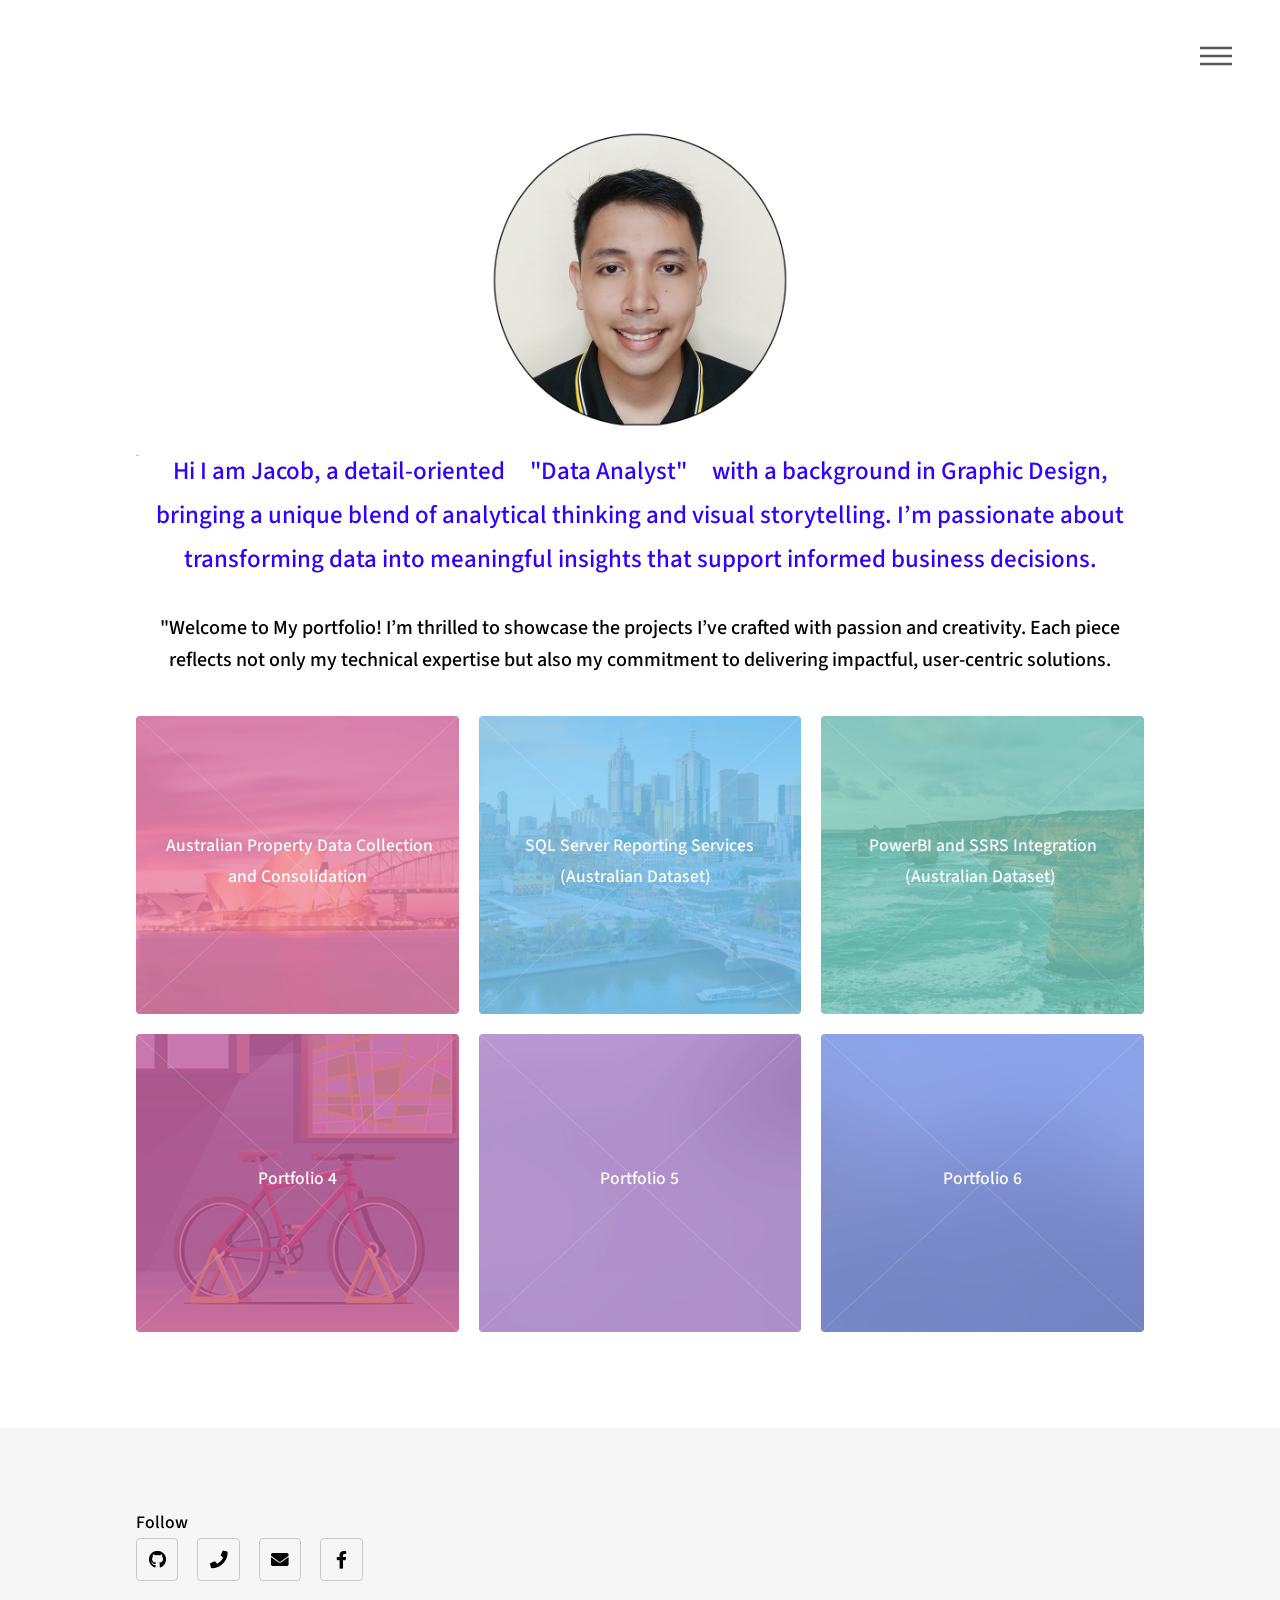
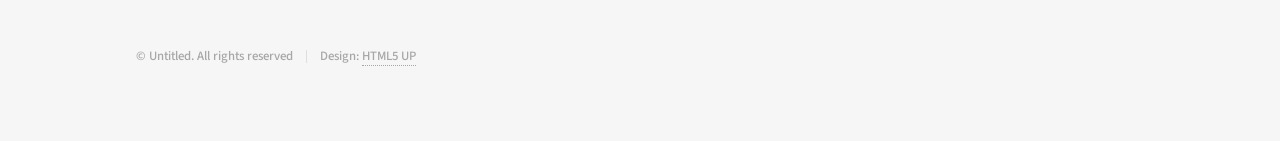
<file: index.html>
<!DOCTYPE HTML>
<!--
	Phantom by HTML5 UP
	html5up.net | @ajlkn
	Free for personal and commercial use under the CCA 3.0 license (html5up.net/license)
-->
<html>
	<head>
		<title>Jacob Gamit/Portfolio</title>
		<meta charset="utf-8" />
		<meta name="viewport" content="width=device-width, initial-scale=1, user-scalable=no" />
		<link rel="stylesheet" href="assets/css/main.css" />
		<noscript><link rel="stylesheet" href="assets/css/noscript.css" /></noscript>
	</head>
	<body class="is-preload">
		<!-- Wrapper -->
			<div id="wrapper">

				<!-- Header -->
					<header id="header">
						<div class="inner">

							<!-- Logo -->
								<a href="index.html">
									<span><img src="images/ProfilePic.png" alt="" width="300" /></span><span>&nbsp;</span>
								</a>
							<p></p>
							<p></p>

							<!-- Nav -->
								<nav>
									<ul>
										<li><a href="#menu">Menu</a></li>
									</ul>
						  </nav>

					  </div>
					</header>

				<!-- Menu -->
					<nav id="menu">
						<h2></h2>
						<ul>
							<li><a href="index.html">Home</a></li>
							<li><a href="Portfolio1.html">Portfolio1</a></li>
							<li><a href="Portfolio2.html">Portfolio2</a></li>
							<li><a href="Portfolio3.html">Portfolio3</a></li>
						</ul>
					</nav>

				<!-- Main -->
					<div id="main">
						<div class="inner">
							<header>
								
							  <p class="align-center">Hi I am Jacob, a detail-oriented&nbsp; &nbsp; &nbsp;"Data Analyst"&nbsp;  &nbsp; &nbsp;with a background in Graphic Design, <br>bringing a unique blend of analytical thinking and visual storytelling. I’m passionate about transforming data into meaningful insights that support informed business decisions. </p>
								

<p class="portfolio-text">"Welcome to My portfolio! I’m thrilled to showcase the projects I’ve crafted with passion and creativity. Each piece reflects not only my technical expertise but also my commitment to delivering impactful, user‑centric solutions.</p>
                            </header>
							<section class="tiles">
								<article class="style1">
									<span class="image">
										<img src="images/pic01.jpg" alt="" />
									</span>
									<a href="Portfolio1.html">
										<h2>&nbsp;Australian Property Data Collection and Consolidation</h2>
										<div class="content">
											<p>Click to View</p>
										</div>
									</a>
							  </article>
								<article class="style2">
									<span class="image">
										<img src="images/pic02.jpg" alt="" />
									</span>
									<a href="Portfolio2.html">
										<h2>SQL Server Reporting Services<br>
									    (Australian Dataset)&nbsp;&nbsp;</h2>
										<div class="content">
											<p>Click to View</p>
										</div>
									</a>
								</article>
								<article class="style3">
									<span class="image">
										<img src="images/pic03.jpg" alt="" />
									</span>
									<a href="Portfolio3.html">
										<h2>PowerBI and SSRS Integration</h2>
										<h2>(Australian Dataset)&nbsp;</h2>
									<div class="content">
			 						 <p>Click to View</p>
								</div>
									</a>
								</article>
								<article class="style4">
									<span class="image">
										<img src="images/pic04.jpg" alt="" />
									</span>
									<a>
										<h2>Portfolio 4</h2>
										<div class="content">
											<p>Come back soon&nbsp;&nbsp;</p>
										</div>
									</a>
								</article>
								<article class="style5">
									<span class="image">
										<img src="images/pic05.jpg" alt="" />
									</span>
									<a>
										<h2>Portfolio 5</h2>
										<div class="content">
											<p>Come back soon</p>
										</div>
									</a>
								</article>
								<article class="style6">
									<span class="image">
										<img src="images/pic06.jpg" alt="" />
									</span>
									<a>
										<h2>Portfolio 6</h2>
										<div class="content">
											<p>Come back soon</p>
										</div>
									</a>
								</article>
								
						  </section>
					  </div>
					</div>
			
				<!-- Footer -->
					<footer id="footer">
						<div class="inner">
							<!--<h2>Get in touch</h2>
								<form method="post" action="#">
									<div class="fields">
										<div class="field half">
											<input type="text" name="name" id="name" placeholder="Name" />
										</div>
										<div class="field half">
											<input type="email" name="email" id="email" placeholder="Email" />
										</div>
										<div class="field">
											<textarea name="message" id="message" placeholder="Message"></textarea>
										</div>
									</div>
									<ul class="actions">
										<li><input type="submit" value="Send" class="primary" /></li>
									</ul>
								</form>-->
						
							<section>
								<h2>Follow</h2>
								<ul class="icons">
									<li><a href="#" class="icon brands style2 fa-github"><span class="label">GitHub</span></a></li>
									<li><a href="#" class="icon solid style2 fa-phone"><span class="label">Phone</span></a></li>
									<li><a href="#" class="icon solid style2 fa-envelope"><span class="label">Email</span></a></li>
									<li><a href="#" class="icon brands style2 fa-facebook-f"><span class="label">Facebook</span></a></li>
								</ul>
							</section>
							<ul class="copyright">
								<li>&copy; Untitled. All rights reserved</li><li>Design: <a href="http://html5up.net">HTML5 UP</a></li>
							</ul>
						</div>
					</footer>

			</div>

		<!-- Scripts -->
			<script src="assets/js/jquery.min.js"></script>
			<script src="assets/js/browser.min.js"></script>
			<script src="assets/js/breakpoints.min.js"></script>
			<script src="assets/js/util.js"></script>
			<script src="assets/js/main.js"></script>

	</body>
</html>
</file>
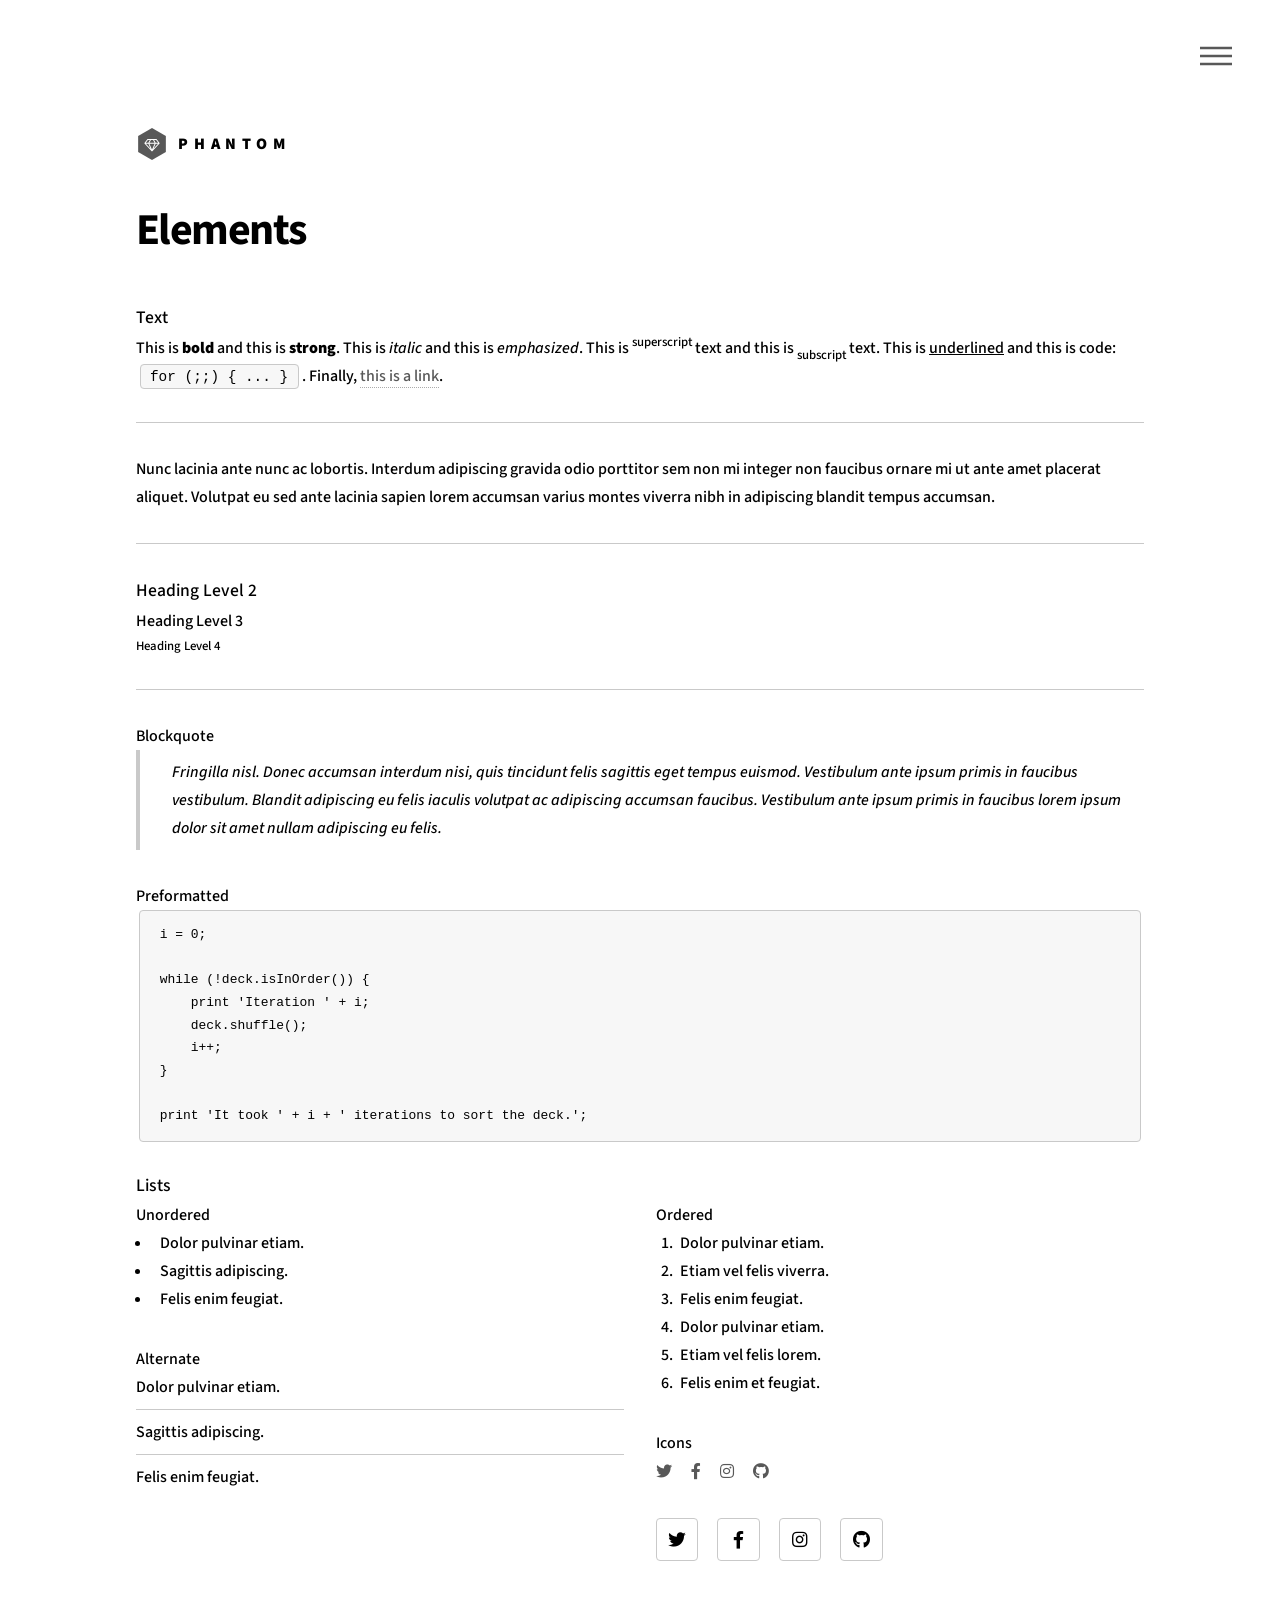
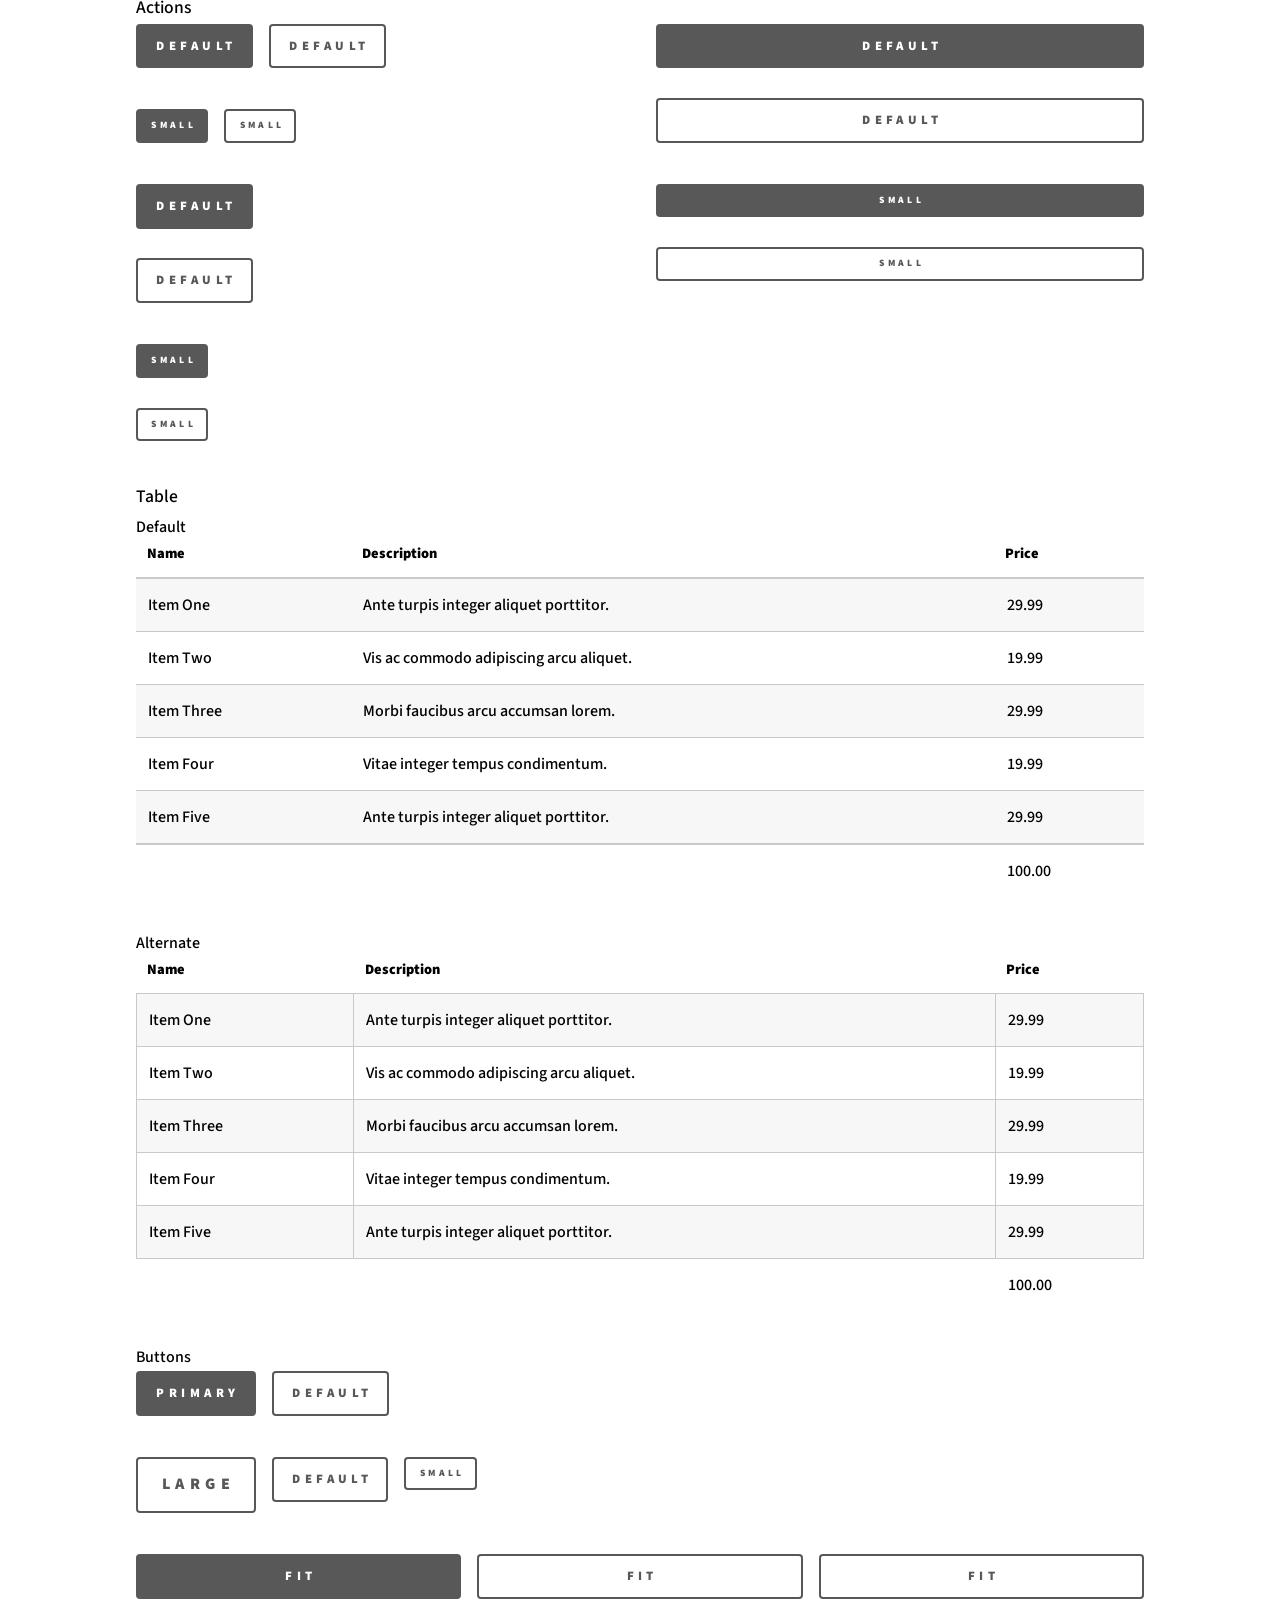
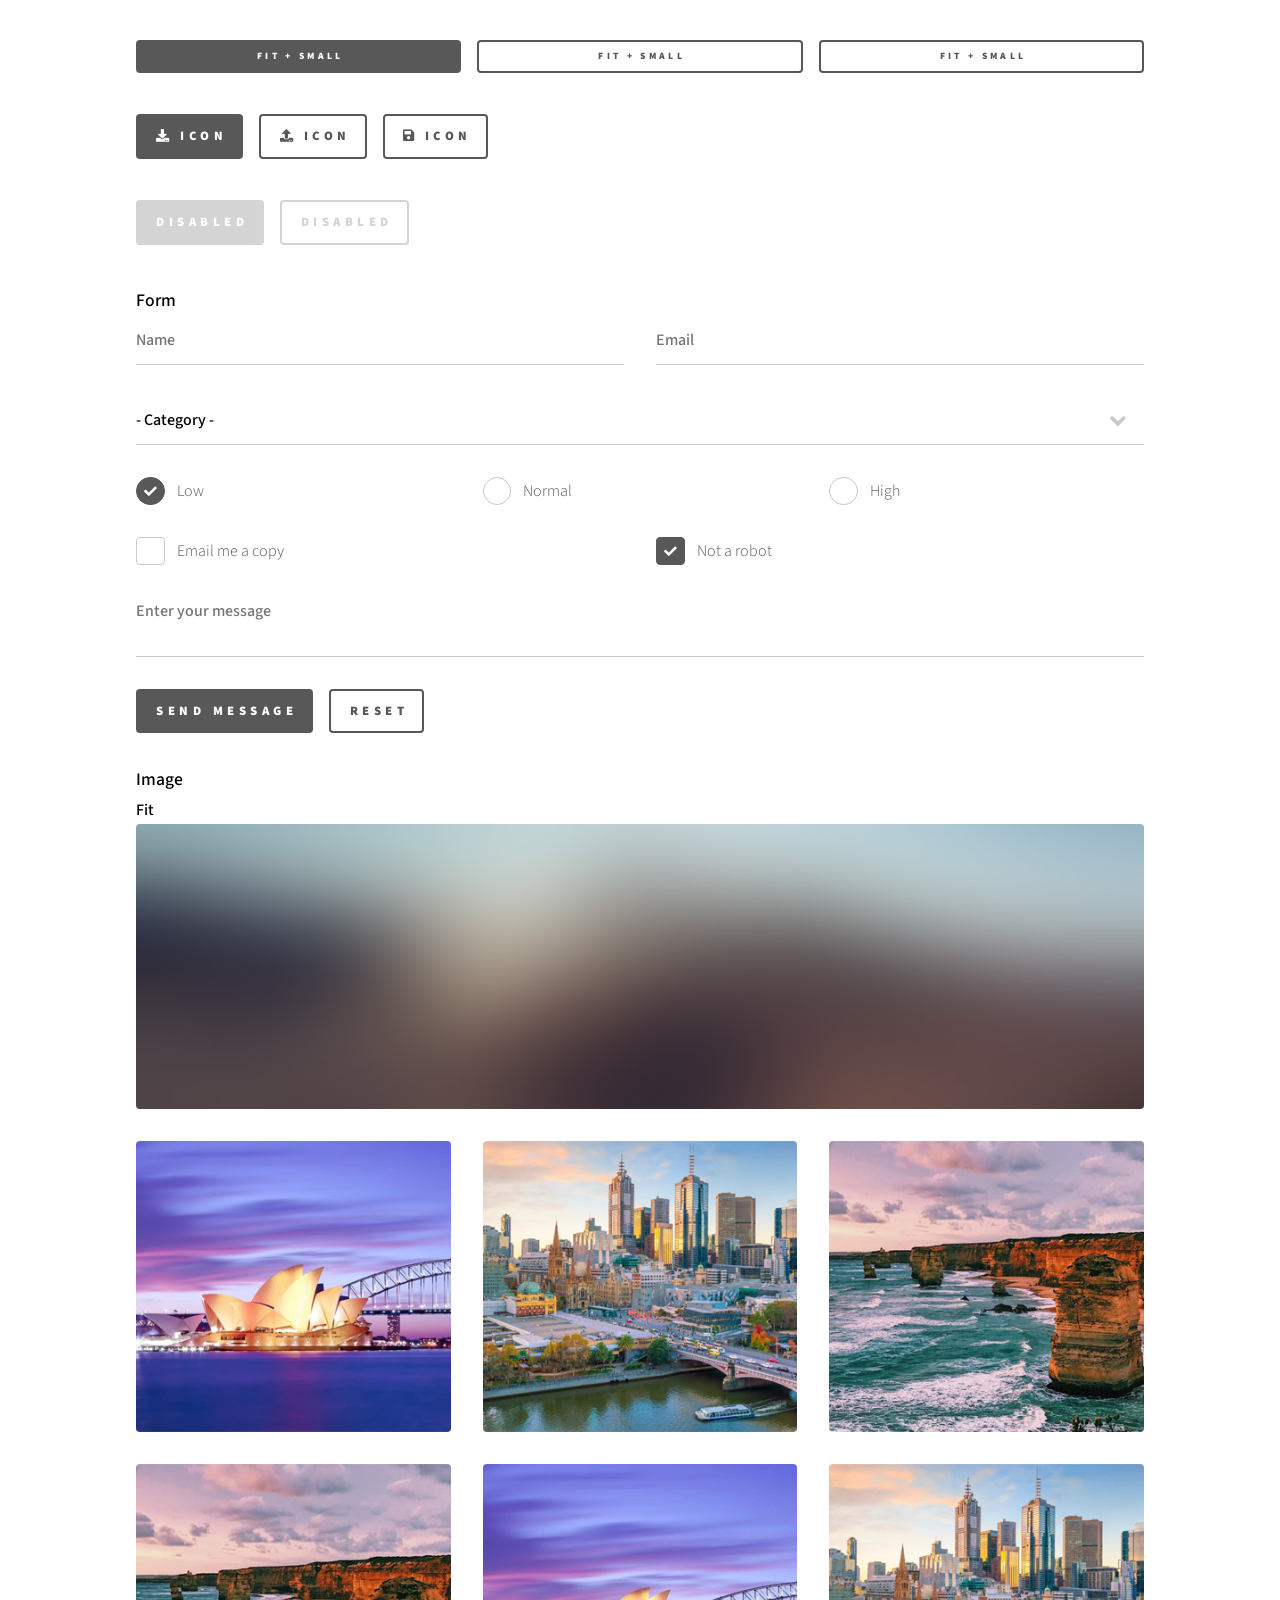
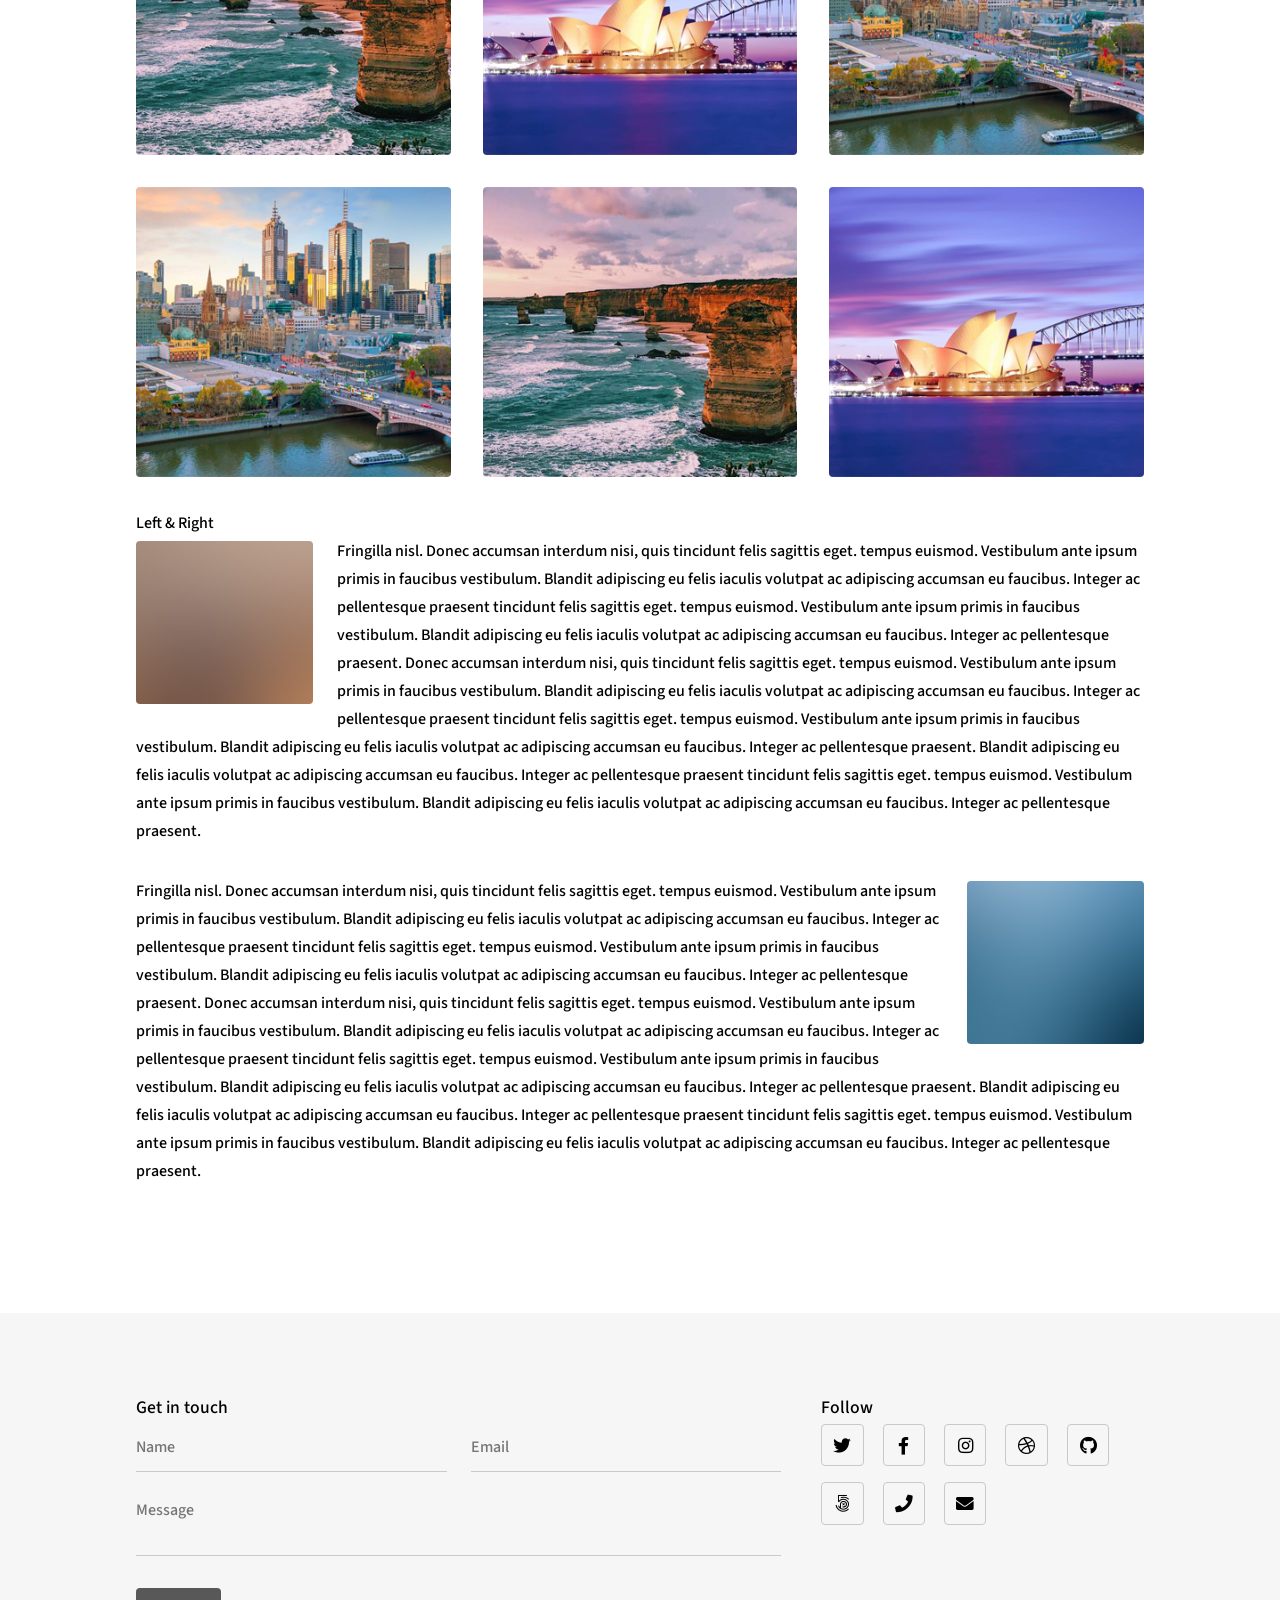
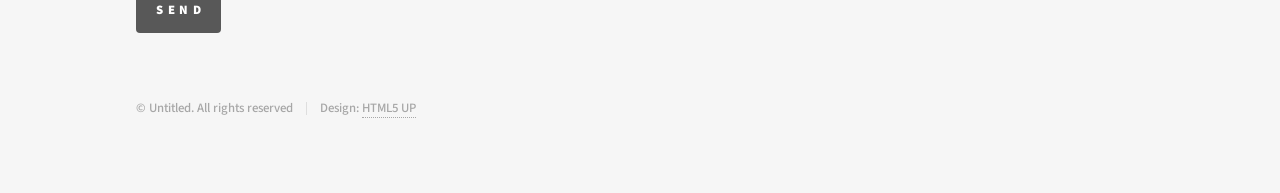
<file: elements.html>
<!DOCTYPE HTML>
<!--
	Phantom by HTML5 UP
	html5up.net | @ajlkn
	Free for personal and commercial use under the CCA 3.0 license (html5up.net/license)
-->
<html>
	<head>
		<title>Elements - Phantom by HTML5 UP</title>
		<meta charset="utf-8" />
		<meta name="viewport" content="width=device-width, initial-scale=1, user-scalable=no" />
		<link rel="stylesheet" href="assets/css/main.css" />
		<noscript><link rel="stylesheet" href="assets/css/noscript.css" /></noscript>
	</head>
	<body class="is-preload">
		<!-- Wrapper -->
			<div id="wrapper">

				<!-- Header -->
					<header id="header">
						<div class="inner">

							<!-- Logo -->
								<a href="index.html" class="logo">
									<span class="symbol"><img src="images/logo.svg" alt="" /></span><span class="title">Phantom</span>
								</a>

							<!-- Nav -->
								<nav>
									<ul>
										<li><a href="#menu">Menu</a></li>
									</ul>
								</nav>

						</div>
					</header>

				<!-- Menu -->
					<nav id="menu">
						<h2>Menu</h2>
						<ul>
							<li><a href="index.html">Home</a></li>
							<li><a href="generic.html">Ipsum veroeros</a></li>
							<li><a href="generic.html">Tempus etiam</a></li>
							<li><a href="generic.html">Consequat dolor</a></li>
							<li><a href="elements.html">Elements</a></li>
						</ul>
					</nav>

				<!-- Main -->
					<div id="main">
						<div class="inner">
							<h1>Elements</h1>

							<!-- Text -->
								<section>
									<h2>Text</h2>
									<p>This is <b>bold</b> and this is <strong>strong</strong>. This is <i>italic</i> and this is <em>emphasized</em>.
									This is <sup>superscript</sup> text and this is <sub>subscript</sub> text.
									This is <u>underlined</u> and this is code: <code>for (;;) { ... }</code>. Finally, <a href="#">this is a link</a>.</p>
									<hr />
									<p>Nunc lacinia ante nunc ac lobortis. Interdum adipiscing gravida odio porttitor sem non mi integer non faucibus ornare mi ut ante amet placerat aliquet. Volutpat eu sed ante lacinia sapien lorem accumsan varius montes viverra nibh in adipiscing blandit tempus accumsan.</p>
									<hr />
									<h2>Heading Level 2</h2>
									<h3>Heading Level 3</h3>
									<h4>Heading Level 4</h4>
									<hr />
									<h3>Blockquote</h3>
									<blockquote>Fringilla nisl. Donec accumsan interdum nisi, quis tincidunt felis sagittis eget tempus euismod. Vestibulum ante ipsum primis in faucibus vestibulum. Blandit adipiscing eu felis iaculis volutpat ac adipiscing accumsan faucibus. Vestibulum ante ipsum primis in faucibus lorem ipsum dolor sit amet nullam adipiscing eu felis.</blockquote>
									<h3>Preformatted</h3>
									<pre><code>i = 0;

while (!deck.isInOrder()) {
    print 'Iteration ' + i;
    deck.shuffle();
    i++;
}

print 'It took ' + i + ' iterations to sort the deck.';</code></pre>
								</section>

							<!-- Lists -->
								<section>
									<h2>Lists</h2>
									<div class="row">
										<div class="col-6 col-12-medium">
											<h3>Unordered</h3>
											<ul>
												<li>Dolor pulvinar etiam.</li>
												<li>Sagittis adipiscing.</li>
												<li>Felis enim feugiat.</li>
											</ul>
											<h3>Alternate</h3>
											<ul class="alt">
												<li>Dolor pulvinar etiam.</li>
												<li>Sagittis adipiscing.</li>
												<li>Felis enim feugiat.</li>
											</ul>
										</div>
										<div class="col-6 col-12-medium">
											<h3>Ordered</h3>
											<ol>
												<li>Dolor pulvinar etiam.</li>
												<li>Etiam vel felis viverra.</li>
												<li>Felis enim feugiat.</li>
												<li>Dolor pulvinar etiam.</li>
												<li>Etiam vel felis lorem.</li>
												<li>Felis enim et feugiat.</li>
											</ol>
											<h3>Icons</h3>
											<ul class="icons">
												<li><a href="#" class="icon brands style1 fa-twitter"><span class="label">Twitter</span></a></li>
												<li><a href="#" class="icon brands style1 fa-facebook-f"><span class="label">Facebook</span></a></li>
												<li><a href="#" class="icon brands style1 fa-instagram"><span class="label">Instagram</span></a></li>
												<li><a href="#" class="icon brands style1 fa-github"><span class="label">Github</span></a></li>
											</ul>
											<ul class="icons">
												<li><a href="#" class="icon brands style2 fa-twitter"><span class="label">Twitter</span></a></li>
												<li><a href="#" class="icon brands style2 fa-facebook-f"><span class="label">Facebook</span></a></li>
												<li><a href="#" class="icon brands style2 fa-instagram"><span class="label">Instagram</span></a></li>
												<li><a href="#" class="icon brands style2 fa-github"><span class="label">Github</span></a></li>
											</ul>
										</div>
									</div>
									<h2>Actions</h2>
									<div class="row">
										<div class="col-6 col-12-medium">
											<ul class="actions">
												<li><a href="#" class="button primary">Default</a></li>
												<li><a href="#" class="button">Default</a></li>
											</ul>
											<ul class="actions small">
												<li><a href="#" class="button primary small">Small</a></li>
												<li><a href="#" class="button small">Small</a></li>
											</ul>
											<ul class="actions stacked">
												<li><a href="#" class="button primary">Default</a></li>
												<li><a href="#" class="button">Default</a></li>
											</ul>
											<ul class="actions stacked">
												<li><a href="#" class="button primary small">Small</a></li>
												<li><a href="#" class="button small">Small</a></li>
											</ul>
										</div>
										<div class="col-6 col-12-medium">
											<ul class="actions stacked">
												<li><a href="#" class="button primary fit">Default</a></li>
												<li><a href="#" class="button fit">Default</a></li>
											</ul>
											<ul class="actions stacked">
												<li><a href="#" class="button primary small fit">Small</a></li>
												<li><a href="#" class="button small fit">Small</a></li>
											</ul>
										</div>
									</div>
								</section>

							<!-- Table -->
								<section>
									<h2>Table</h2>
									<h3>Default</h3>
									<div class="table-wrapper">
										<table>
											<thead>
												<tr>
													<th>Name</th>
													<th>Description</th>
													<th>Price</th>
												</tr>
											</thead>
											<tbody>
												<tr>
													<td>Item One</td>
													<td>Ante turpis integer aliquet porttitor.</td>
													<td>29.99</td>
												</tr>
												<tr>
													<td>Item Two</td>
													<td>Vis ac commodo adipiscing arcu aliquet.</td>
													<td>19.99</td>
												</tr>
												<tr>
													<td>Item Three</td>
													<td> Morbi faucibus arcu accumsan lorem.</td>
													<td>29.99</td>
												</tr>
												<tr>
													<td>Item Four</td>
													<td>Vitae integer tempus condimentum.</td>
													<td>19.99</td>
												</tr>
												<tr>
													<td>Item Five</td>
													<td>Ante turpis integer aliquet porttitor.</td>
													<td>29.99</td>
												</tr>
											</tbody>
											<tfoot>
												<tr>
													<td colspan="2"></td>
													<td>100.00</td>
												</tr>
											</tfoot>
										</table>
									</div>

									<h3>Alternate</h3>
									<div class="table-wrapper">
										<table class="alt">
											<thead>
												<tr>
													<th>Name</th>
													<th>Description</th>
													<th>Price</th>
												</tr>
											</thead>
											<tbody>
												<tr>
													<td>Item One</td>
													<td>Ante turpis integer aliquet porttitor.</td>
													<td>29.99</td>
												</tr>
												<tr>
													<td>Item Two</td>
													<td>Vis ac commodo adipiscing arcu aliquet.</td>
													<td>19.99</td>
												</tr>
												<tr>
													<td>Item Three</td>
													<td> Morbi faucibus arcu accumsan lorem.</td>
													<td>29.99</td>
												</tr>
												<tr>
													<td>Item Four</td>
													<td>Vitae integer tempus condimentum.</td>
													<td>19.99</td>
												</tr>
												<tr>
													<td>Item Five</td>
													<td>Ante turpis integer aliquet porttitor.</td>
													<td>29.99</td>
												</tr>
											</tbody>
											<tfoot>
												<tr>
													<td colspan="2"></td>
													<td>100.00</td>
												</tr>
											</tfoot>
										</table>
									</div>
								</section>

							<!-- Buttons -->
								<section>
									<h3>Buttons</h3>
									<ul class="actions">
										<li><a href="#" class="button primary">Primary</a></li>
										<li><a href="#" class="button">Default</a></li>
									</ul>
									<ul class="actions">
										<li><a href="#" class="button large">Large</a></li>
										<li><a href="#" class="button">Default</a></li>
										<li><a href="#" class="button small">Small</a></li>
									</ul>
									<ul class="actions fit">
										<li><a href="#" class="button primary fit">Fit</a></li>
										<li><a href="#" class="button fit">Fit</a></li>
										<li><a href="#" class="button fit">Fit</a></li>
									</ul>
									<ul class="actions fit small">
										<li><a href="#" class="button primary fit small">Fit + Small</a></li>
										<li><a href="#" class="button fit small">Fit + Small</a></li>
										<li><a href="#" class="button fit small">Fit + Small</a></li>
									</ul>
									<ul class="actions">
										<li><a href="#" class="button primary icon solid fa-download">Icon</a></li>
										<li><a href="#" class="button icon solid fa-upload">Icon</a></li>
										<li><a href="#" class="button icon solid fa-save">Icon</a></li>
									</ul>
									<ul class="actions">
										<li><span class="button primary disabled">Disabled</span></li>
										<li><span class="button disabled">Disabled</span></li>
									</ul>
								</section>

							<!-- Form -->
								<section>
									<h2>Form</h2>
									<form method="post" action="#">
										<div class="row gtr-uniform">
											<div class="col-6 col-12-xsmall">
												<input type="text" name="demo-name" id="demo-name" value="" placeholder="Name" />
											</div>
											<div class="col-6 col-12-xsmall">
												<input type="email" name="demo-email" id="demo-email" value="" placeholder="Email" />
											</div>
											<div class="col-12">
												<select name="demo-category" id="demo-category">
													<option value="">- Category -</option>
													<option value="1">Manufacturing</option>
													<option value="1">Shipping</option>
													<option value="1">Administration</option>
													<option value="1">Human Resources</option>
												</select>
											</div>
											<div class="col-4 col-12-small">
												<input type="radio" id="demo-priority-low" name="demo-priority" checked>
												<label for="demo-priority-low">Low</label>
											</div>
											<div class="col-4 col-12-small">
												<input type="radio" id="demo-priority-normal" name="demo-priority">
												<label for="demo-priority-normal">Normal</label>
											</div>
											<div class="col-4 col-12-small">
												<input type="radio" id="demo-priority-high" name="demo-priority">
												<label for="demo-priority-high">High</label>
											</div>
											<div class="col-6 col-12-small">
												<input type="checkbox" id="demo-copy" name="demo-copy">
												<label for="demo-copy">Email me a copy</label>
											</div>
											<div class="col-6 col-12-small">
												<input type="checkbox" id="demo-human" name="demo-human" checked>
												<label for="demo-human">Not a robot</label>
											</div>
											<div class="col-12">
												<textarea name="demo-message" id="demo-message" placeholder="Enter your message" rows="6"></textarea>
											</div>
											<div class="col-12">
												<ul class="actions">
													<li><input type="submit" value="Send Message" class="primary" /></li>
													<li><input type="reset" value="Reset" /></li>
												</ul>
											</div>
										</div>
									</form>
								</section>

							<!-- Image -->
								<section>
									<h2>Image</h2>
									<h3>Fit</h3>
									<div class="box alt">
										<div class="row gtr-uniform">
											<div class="col-12"><span class="image fit"><img src="images/pic13.jpg" alt="" /></span></div>
											<div class="col-4"><span class="image fit"><img src="images/pic01.jpg" alt="" /></span></div>
											<div class="col-4"><span class="image fit"><img src="images/pic02.jpg" alt="" /></span></div>
											<div class="col-4"><span class="image fit"><img src="images/pic03.jpg" alt="" /></span></div>
											<div class="col-4"><span class="image fit"><img src="images/pic03.jpg" alt="" /></span></div>
											<div class="col-4"><span class="image fit"><img src="images/pic01.jpg" alt="" /></span></div>
											<div class="col-4"><span class="image fit"><img src="images/pic02.jpg" alt="" /></span></div>
											<div class="col-4"><span class="image fit"><img src="images/pic02.jpg" alt="" /></span></div>
											<div class="col-4"><span class="image fit"><img src="images/pic03.jpg" alt="" /></span></div>
											<div class="col-4"><span class="image fit"><img src="images/pic01.jpg" alt="" /></span></div>
										</div>
									</div>
									<h3>Left &amp; Right</h3>
									<p><span class="image left"><img src="images/pic14.jpg" alt="" /></span>Fringilla nisl. Donec accumsan interdum nisi, quis tincidunt felis sagittis eget. tempus euismod. Vestibulum ante ipsum primis in faucibus vestibulum. Blandit adipiscing eu felis iaculis volutpat ac adipiscing accumsan eu faucibus. Integer ac pellentesque praesent tincidunt felis sagittis eget. tempus euismod. Vestibulum ante ipsum primis in faucibus vestibulum. Blandit adipiscing eu felis iaculis volutpat ac adipiscing accumsan eu faucibus. Integer ac pellentesque praesent. Donec accumsan interdum nisi, quis tincidunt felis sagittis eget. tempus euismod. Vestibulum ante ipsum primis in faucibus vestibulum. Blandit adipiscing eu felis iaculis volutpat ac adipiscing accumsan eu faucibus. Integer ac pellentesque praesent tincidunt felis sagittis eget. tempus euismod. Vestibulum ante ipsum primis in faucibus vestibulum. Blandit adipiscing eu felis iaculis volutpat ac adipiscing accumsan eu faucibus. Integer ac pellentesque praesent. Blandit adipiscing eu felis iaculis volutpat ac adipiscing accumsan eu faucibus. Integer ac pellentesque praesent tincidunt felis sagittis eget. tempus euismod. Vestibulum ante ipsum primis in faucibus vestibulum. Blandit adipiscing eu felis iaculis volutpat ac adipiscing accumsan eu faucibus. Integer ac pellentesque praesent.</p>
									<p><span class="image right"><img src="images/pic15.jpg" alt="" /></span>Fringilla nisl. Donec accumsan interdum nisi, quis tincidunt felis sagittis eget. tempus euismod. Vestibulum ante ipsum primis in faucibus vestibulum. Blandit adipiscing eu felis iaculis volutpat ac adipiscing accumsan eu faucibus. Integer ac pellentesque praesent tincidunt felis sagittis eget. tempus euismod. Vestibulum ante ipsum primis in faucibus vestibulum. Blandit adipiscing eu felis iaculis volutpat ac adipiscing accumsan eu faucibus. Integer ac pellentesque praesent. Donec accumsan interdum nisi, quis tincidunt felis sagittis eget. tempus euismod. Vestibulum ante ipsum primis in faucibus vestibulum. Blandit adipiscing eu felis iaculis volutpat ac adipiscing accumsan eu faucibus. Integer ac pellentesque praesent tincidunt felis sagittis eget. tempus euismod. Vestibulum ante ipsum primis in faucibus vestibulum. Blandit adipiscing eu felis iaculis volutpat ac adipiscing accumsan eu faucibus. Integer ac pellentesque praesent. Blandit adipiscing eu felis iaculis volutpat ac adipiscing accumsan eu faucibus. Integer ac pellentesque praesent tincidunt felis sagittis eget. tempus euismod. Vestibulum ante ipsum primis in faucibus vestibulum. Blandit adipiscing eu felis iaculis volutpat ac adipiscing accumsan eu faucibus. Integer ac pellentesque praesent.</p>
								</section>

						</div>
					</div>

				<!-- Footer -->
					<footer id="footer">
						<div class="inner">
							<section>
								<h2>Get in touch</h2>
								<form method="post" action="#">
									<div class="fields">
										<div class="field half">
											<input type="text" name="name" id="name" placeholder="Name" />
										</div>
										<div class="field half">
											<input type="email" name="email" id="email" placeholder="Email" />
										</div>
										<div class="field">
											<textarea name="message" id="message" placeholder="Message"></textarea>
										</div>
									</div>
									<ul class="actions">
										<li><input type="submit" value="Send" class="primary" /></li>
									</ul>
								</form>
							</section>
							<section>
								<h2>Follow</h2>
								<ul class="icons">
									<li><a href="#" class="icon brands style2 fa-twitter"><span class="label">Twitter</span></a></li>
									<li><a href="#" class="icon brands style2 fa-facebook-f"><span class="label">Facebook</span></a></li>
									<li><a href="#" class="icon brands style2 fa-instagram"><span class="label">Instagram</span></a></li>
									<li><a href="#" class="icon brands style2 fa-dribbble"><span class="label">Dribbble</span></a></li>
									<li><a href="#" class="icon brands style2 fa-github"><span class="label">GitHub</span></a></li>
									<li><a href="#" class="icon brands style2 fa-500px"><span class="label">500px</span></a></li>
									<li><a href="#" class="icon solid style2 fa-phone"><span class="label">Phone</span></a></li>
									<li><a href="#" class="icon solid style2 fa-envelope"><span class="label">Email</span></a></li>
								</ul>
							</section>
							<ul class="copyright">
								<li>&copy; Untitled. All rights reserved</li><li>Design: <a href="http://html5up.net">HTML5 UP</a></li>
							</ul>
						</div>
					</footer>

			</div>

		<!-- Scripts -->
			<script src="assets/js/jquery.min.js"></script>
			<script src="assets/js/browser.min.js"></script>
			<script src="assets/js/breakpoints.min.js"></script>
			<script src="assets/js/util.js"></script>
			<script src="assets/js/main.js"></script>

	</body>
</html>
</file>
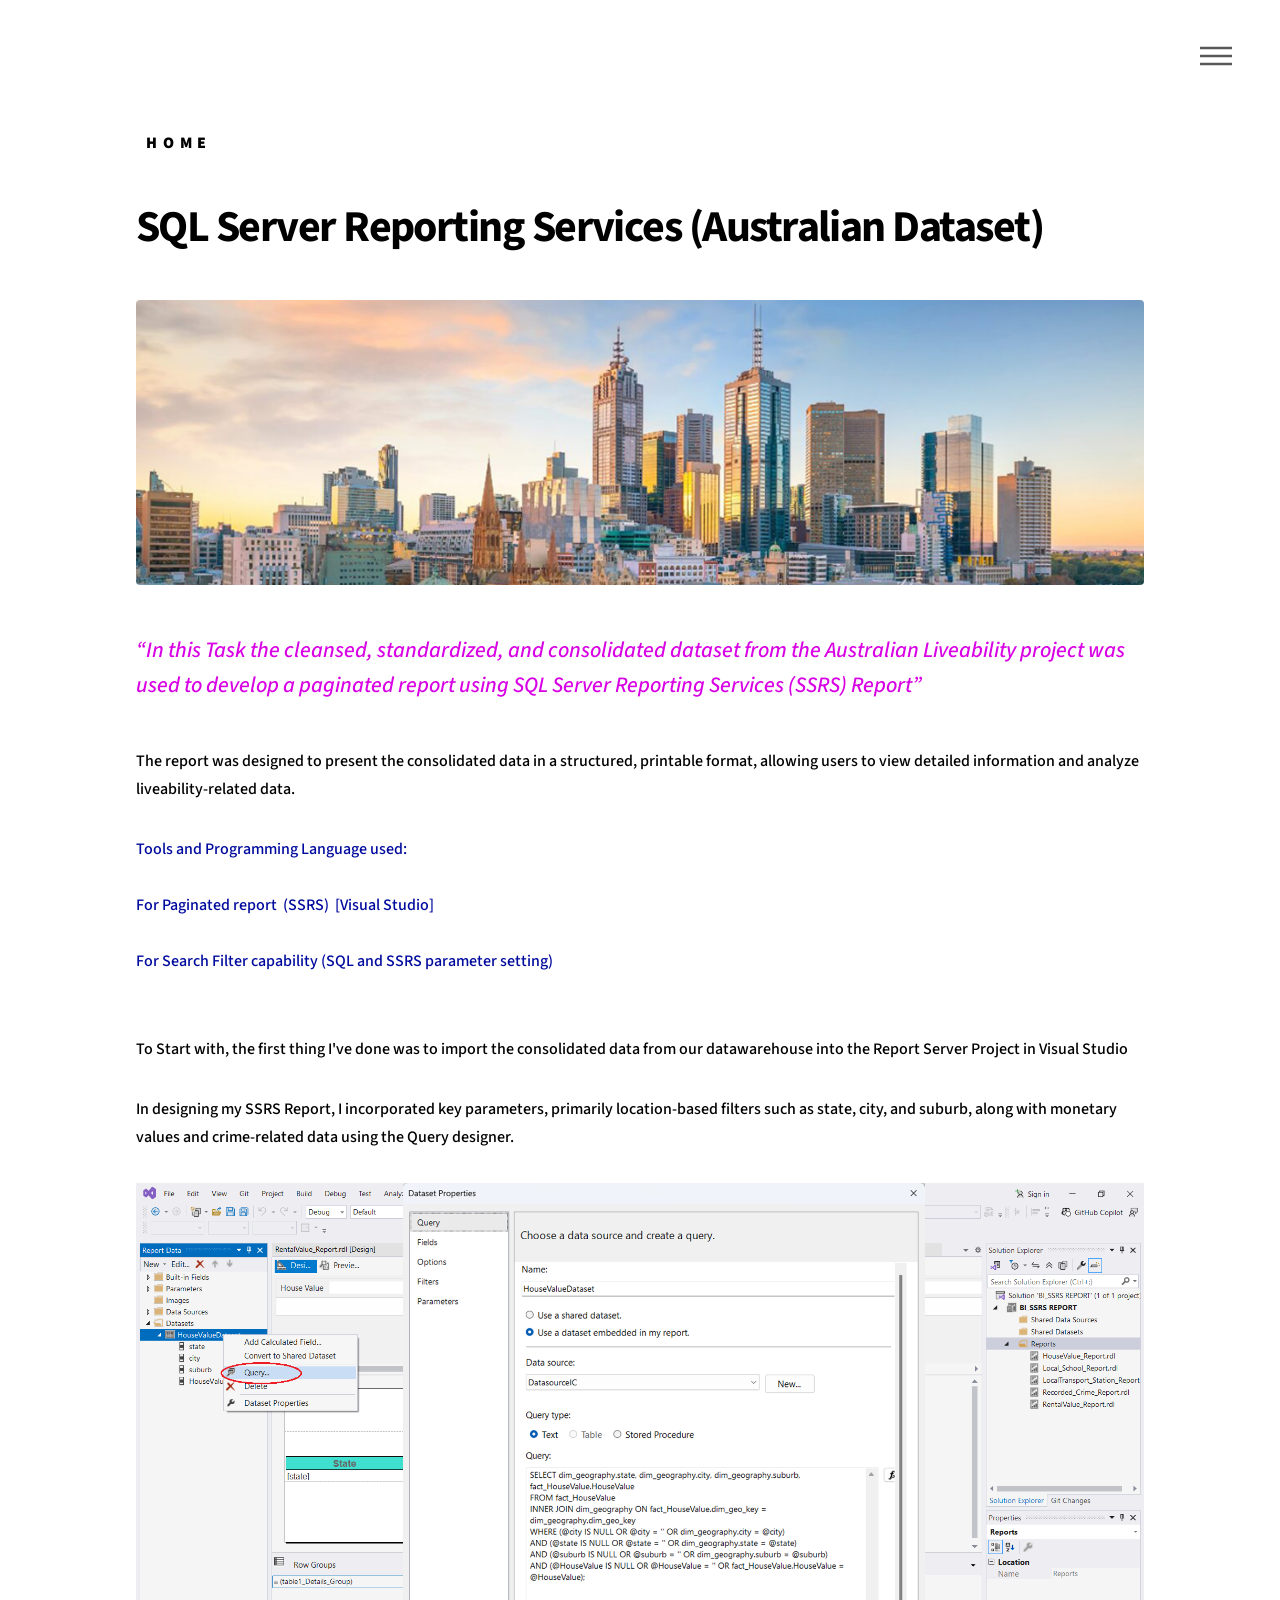
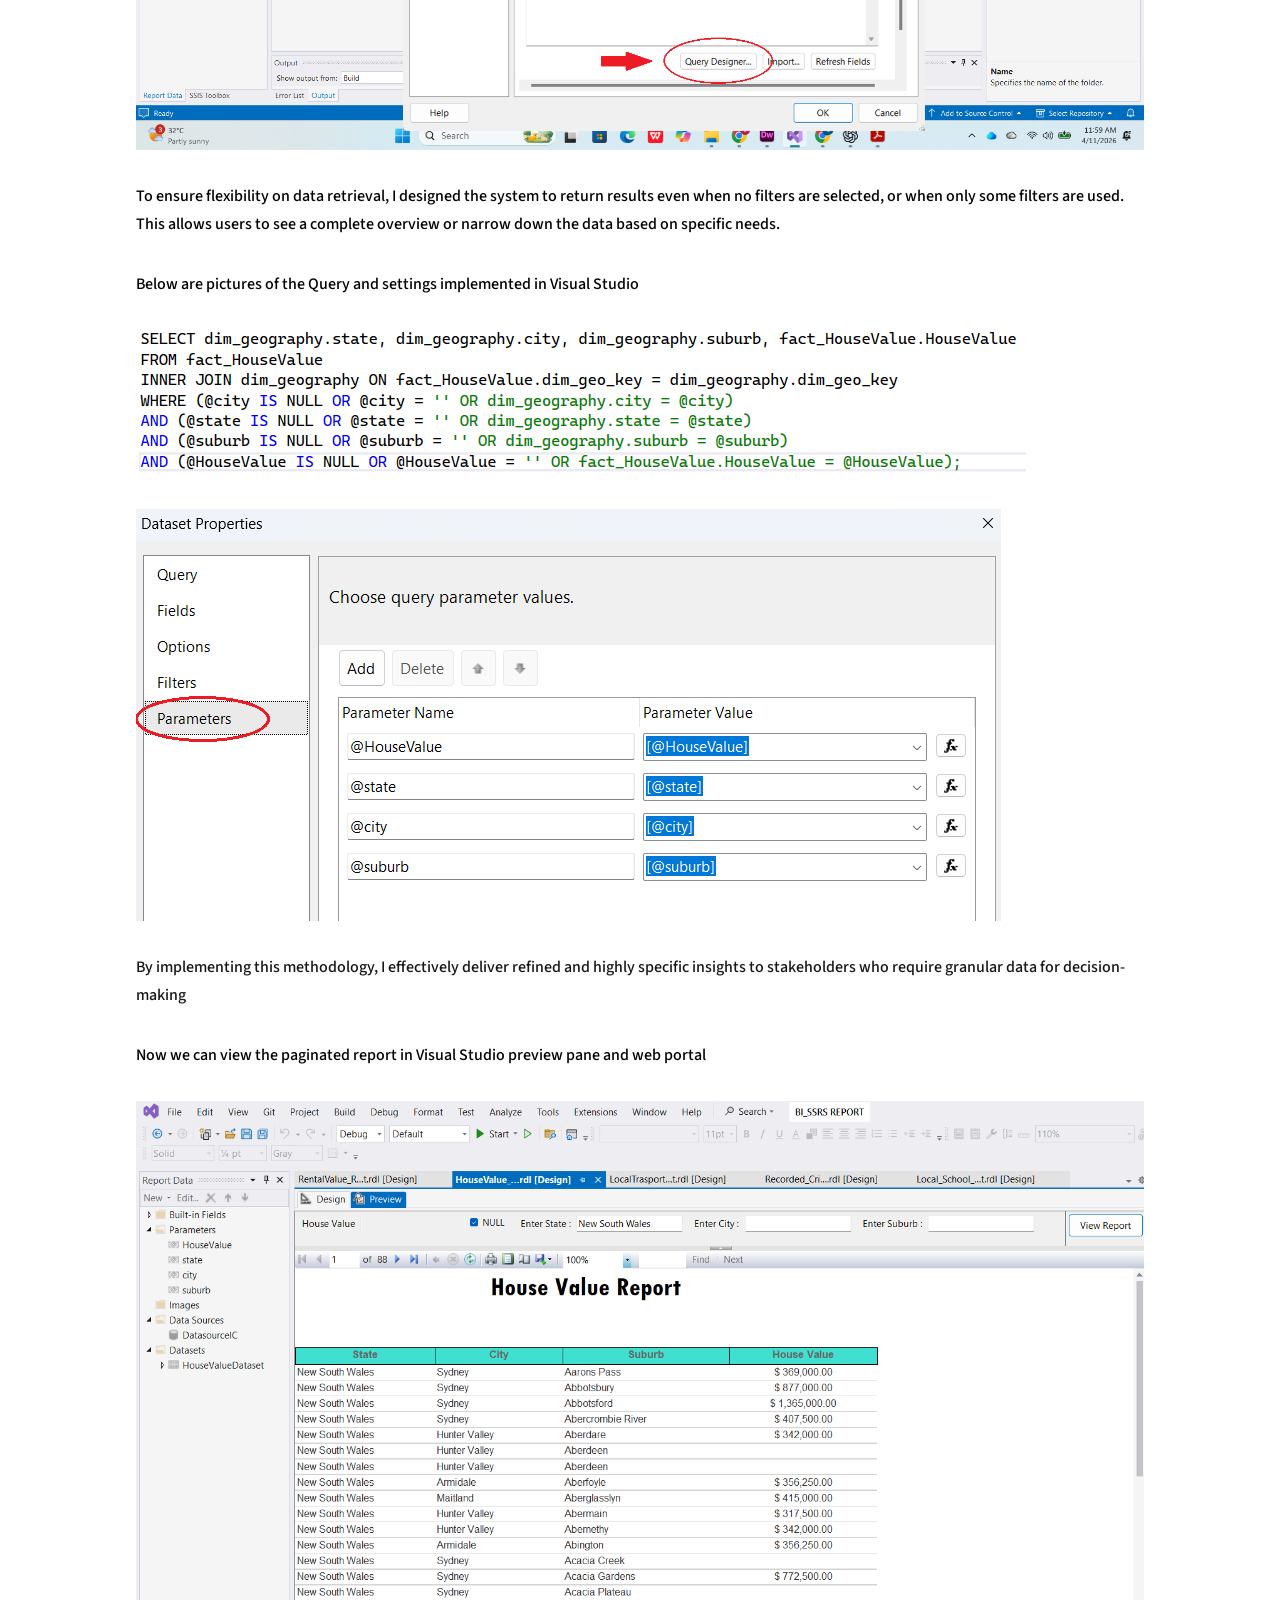
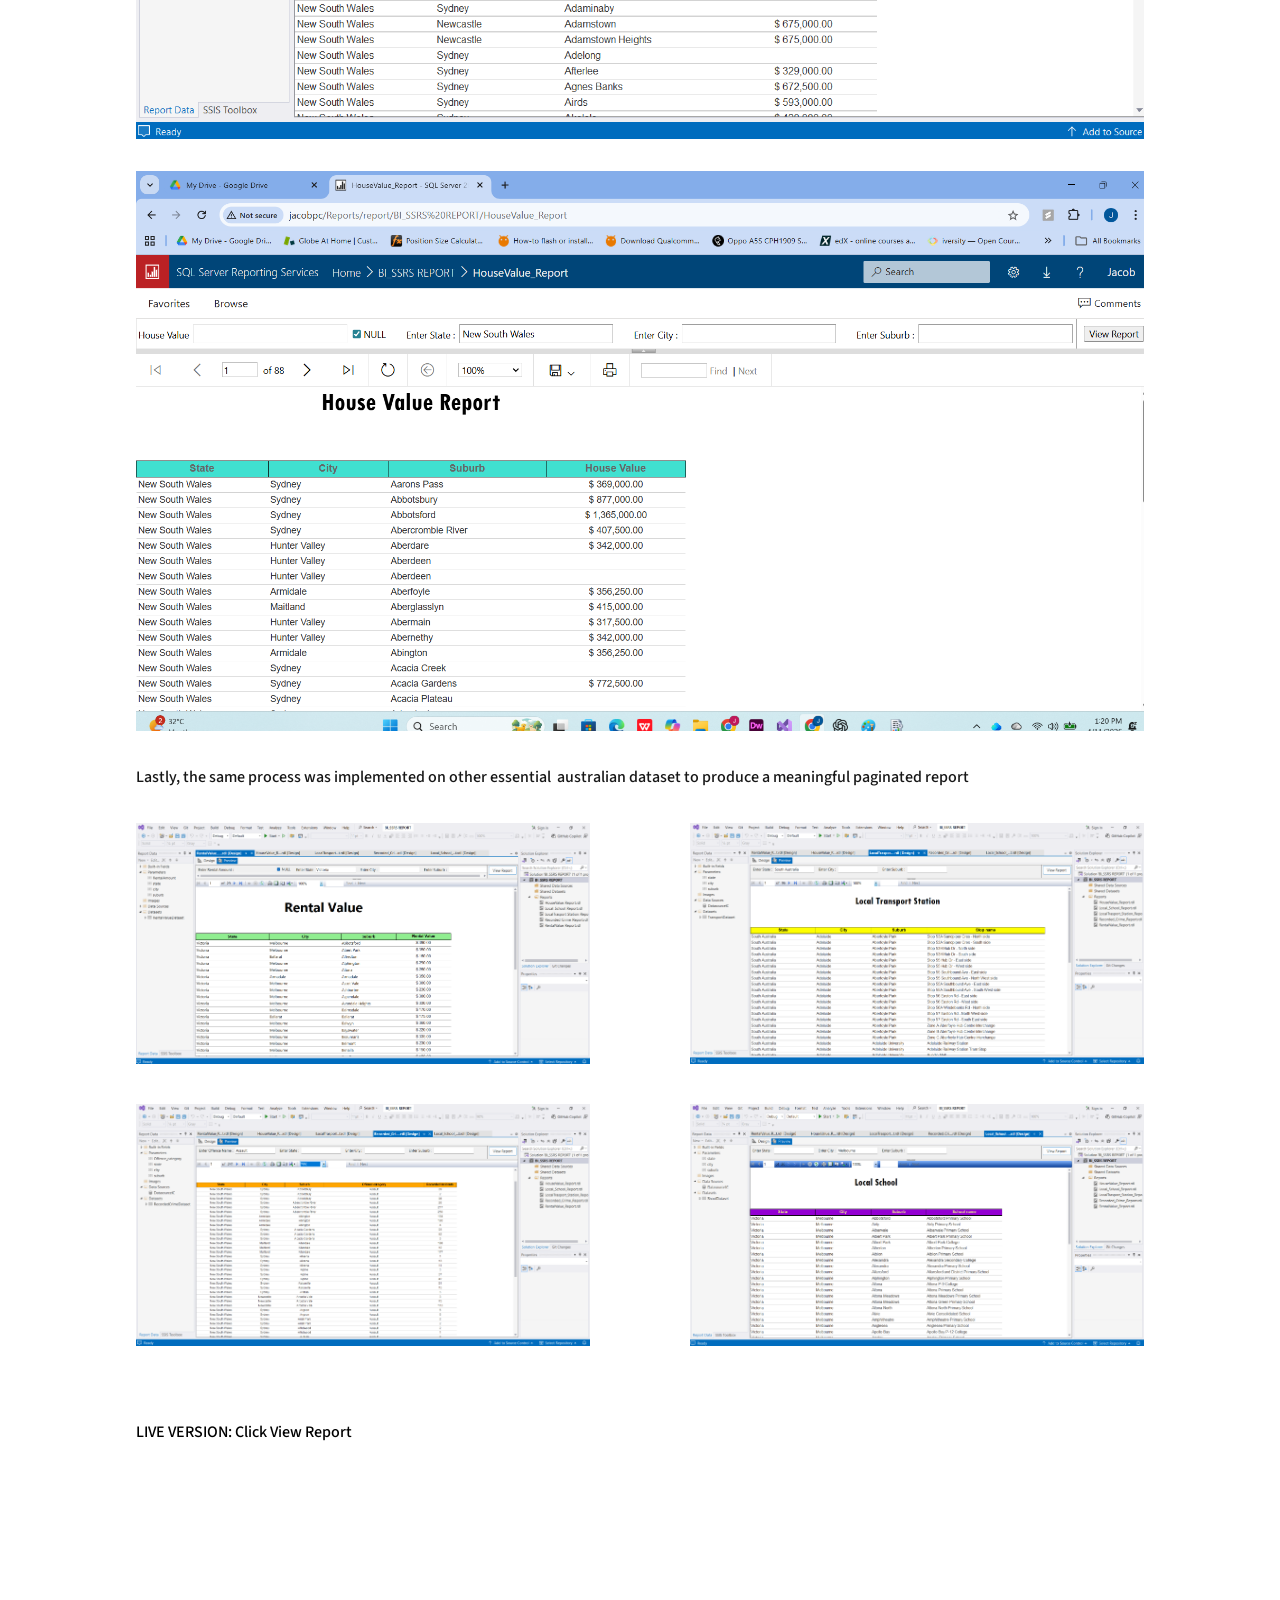
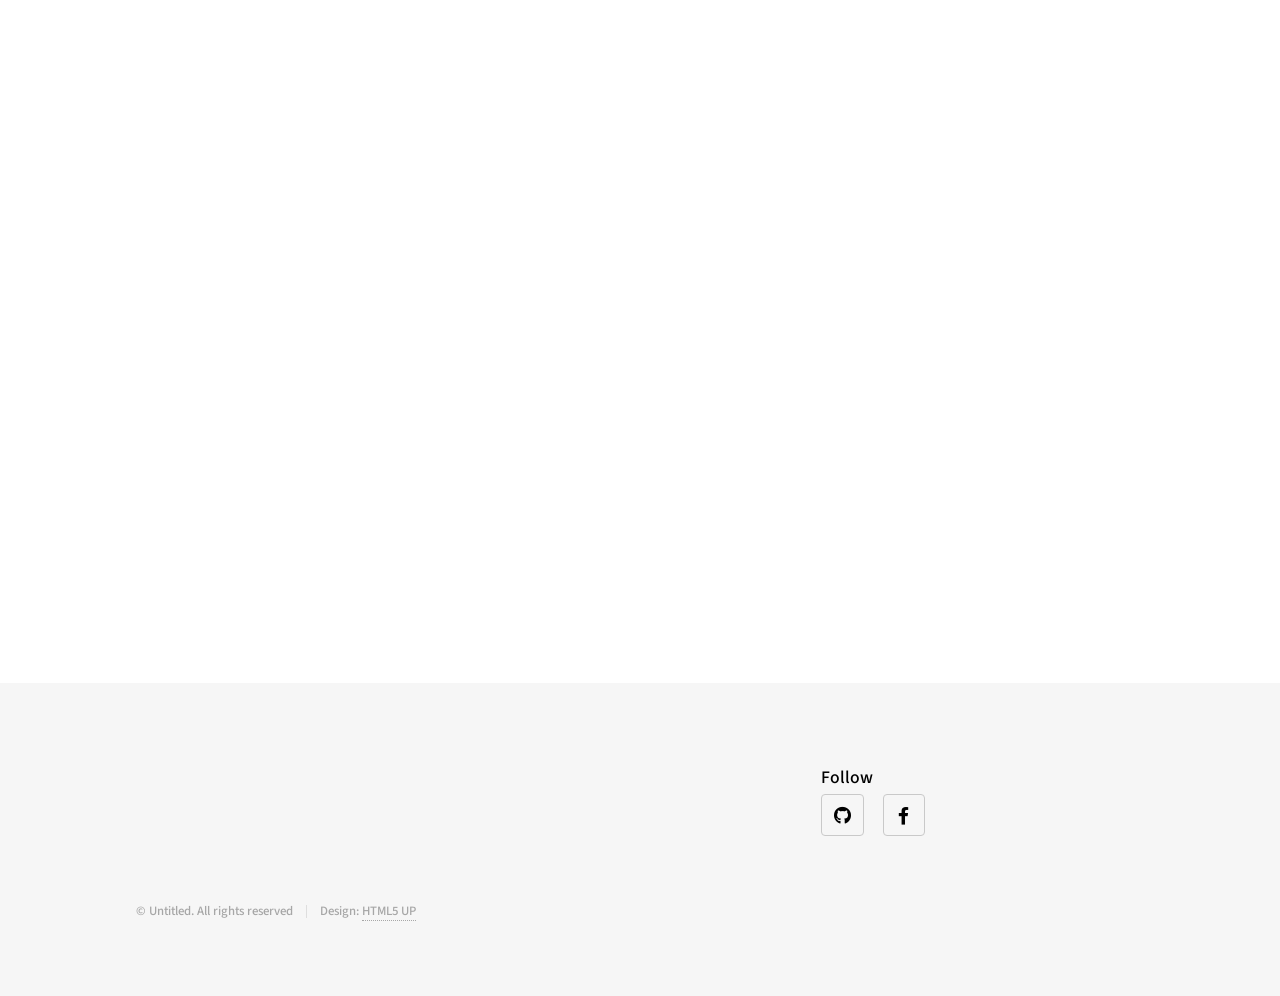
<file: Portfolio2.html>
<!DOCTYPE HTML>
<!--
	Phantom by HTML5 UP
	html5up.net | @ajlkn
	Free for personal and commercial use under the CCA 3.0 license (html5up.net/license)
-->
<html>
	<head>
		<title>Jacob Gamit/Portfolio</title>
		<meta charset="utf-8" />
		<meta name="viewport" content="width=device-width, initial-scale=1, user-scalable=no" />
		<link rel="stylesheet" href="assets/css/main.css" />
		<noscript><link rel="stylesheet" href="assets/css/noscript.css" /></noscript>
	</head>
	<body class="is-preload">
		<!-- Wrapper -->
			<div id="wrapper">

				<!-- Header -->
					<header id="header">
						<div class="inner">

							<!-- Logo -->
								<a href="index.html" class="logo">
									<span class="symbol"></span><span class="title">Home</span>
								</a>

							<!-- Nav -->
								<nav>
									<ul>
										<li><a href="#menu">Menu</a></li>
									</ul>
								</nav>

						</div>
					</header>

				<!-- Menu -->
					<nav id="menu">
						<h2></h2>
						<ul>
							<li><a href="index.html">Home</a></li>
							<li><a href="Portfolio1.html">Portfolio1</a></li>
							<li><a href="Portfolio2.html">Portfolio2</a></li>
							<li><a href="Portfolio3.html">Portfolio3</a></li>
						</ul>
					</nav>

				<!-- Main -->
					<div id="main">
						<div class="inner">
							<h1>SQL Server Reporting Services (Australian Dataset)</h1>
							<span class="image main"><img src="images/melbourne_skyline_dash.jpg" alt="" /></span>
                          <p class="project-overview"><em>“In this Task the cleansed, standardized, and consolidated dataset from the Australian Liveability project was used to develop a paginated report using SQL Server Reporting Services (SSRS) Report”</em></p>
							
							<p>The report was designed to present the consolidated data in a structured, printable format, allowing users to view detailed information and analyze liveability-related data.</p>
							
						  <h6 style="color: #000A9D;">Tools and Programming Language used:<br>
						    <br>
						    For Paginated report&nbsp; (SSRS)&nbsp; [Visual Studio]<br>
  <br>
						    For Search Filter capability (SQL and SSRS parameter setting)&nbsp; &nbsp; &nbsp; &nbsp; &nbsp; &nbsp; &nbsp; &nbsp; &nbsp;&nbsp; <br>
							  <br>
						  
							</h6>
							
							<p></p>
							
						  <p>To Start with, the first thing I've done was to import the consolidated  data from our datawarehouse into the Report Server Project in Visual Studio</p>
						  <p>In designing my SSRS Report, I incorporated key parameters, primarily location-based filters such as state, city, and suburb, along with monetary values and crime-related data using the Query designer.&nbsp; &nbsp;</p>
							
						  <p></p>
							
							<img src="images/query_designer.png" alt=""/>
							
						  <p></p>
							<p>To ensure flexibility on data retrieval, I designed the system to return results even when no filters are selected, or when only some filters are used. This allows users to see a complete overview or narrow down the data based on specific needs.</p>
							<p>Below are pictures of the Query and settings implemented in Visual Studio</p>
							
							<img src="images/Sql_query.png" alt=""/>
							
						  	<p></p>
							
							<img src="images/SSRS_Param.png" alt=""/>
							
							<p></p>
							
				          <h6>By implementing this methodology, I effectively deliver refined and highly specific insights to stakeholders who require granular data for decision-making</h6>
							
							<p></p>
							
					        <p>Now we can view the paginated report in Visual Studio preview pane and web portal</p>
					    
											
						<img src="images/SSRS_Preview.png" alt=""/>
							
						<p></p>
						
						 <img src="images/webportal.png" alt=""/>

							<p></p>
							
						  <h6>Lastly, the same process was implemented on other essential&nbsp; australian dataset to produce a meaningful paginated report </h6>
						
							<p></p>
							
							<div class = "PBI-gallery">
				      		  <img src="images/Preview1.png" alt=""/>
								 <img src="images/Preview2.png" alt=""/>
								 <img src="images/Preview3.png" alt=""/>
								 <img src="images/Preview4.png" alt=""/>
						  </div>
							
							<p></p>
							<p></p>
							<p>LIVE VERSION:     Click View Report</p>
							<p></p>
							
							<div><iframe role="presentation" width="1200" height="700" src="https://app.powerbi.com/rdlEmbed?reportId=99c1a97a-2c92-4f3d-a258-9d85a76784ee&autoAuth=true&ctid=2be6fa87-ecf9-4b91-af36-1c54c8ff226a&experience=power-bi" frameborder="0" allowFullScreen="true"></iframe></div>
							
                        </div>
					</div>

				<!-- Footer -->
					<footer id="footer">
						<div class="inner">
							<section>
								<!--<h2>Get in touch</h2>
								<form method="post" action="#">
									<div class="fields">
										<div class="field half">
											<input type="text" name="name" id="name" placeholder="Name" />
										</div>
										<div class="field half">
											<input type="email" name="email" id="email" placeholder="Email" />
										</div>
										<div class="field">
											<textarea name="message" id="message" placeholder="Message"></textarea>
										</div>
									</div>
									<ul class="actions">
										<li><input type="submit" value="Send" class="primary" /></li>
									</ul>
								</form>-->
							</section>
							<section>
								<h2>Follow</h2>
								<ul class="icons">
									<li><a href="#" class="icon brands style2 fa-github"><span class="label">GitHub</span></a></li>
									<li><a href="#" class="icon brands style2 fa-facebook-f"><span class="label">Facebook</span></a></li>
								</ul>
							</section>
							<ul class="copyright">
								<li>&copy; Untitled. All rights reserved</li><li>Design: <a href="http://html5up.net">HTML5 UP</a></li>
							</ul>
						</div>
					</footer>

			</div>

		<!-- Scripts -->
			<script src="assets/js/jquery.min.js"></script>
			<script src="assets/js/browser.min.js"></script>
			<script src="assets/js/breakpoints.min.js"></script>
			<script src="assets/js/util.js"></script>
			<script src="assets/js/main.js"></script>

	</body>
</html>
</file>
<file: assets/css/noscript.css>
/*
	Phantom by HTML5 UP
	html5up.net | @ajlkn
	Free for personal and commercial use under the CCA 3.0 license (html5up.net/license)
*/

/* Tiles */

	body.is-preload .tiles article {
		-moz-transform: none;
		-webkit-transform: none;
		-ms-transform: none;
		transform: none;
		opacity: 1;
	}
</file>
<file: assets/css/main.css>
@import url(fontawesome-all.min.css);
@import url("https://fonts.googleapis.com/css?family=Source+Sans+Pro:300,700,900");

/*
	Phantom by HTML5 UP
	html5up.net | @ajlkn
	Free for personal and commercial use under the CCA 3.0 license (html5up.net/license)
*/

html, body, div, span, applet, object,
iframe, h1, h2, h3, h4, h5, h6, p, blockquote,
pre, a, abbr, acronym, address, big, cite,
code, del, dfn, em, img, ins, kbd, q, s, samp,
small, strike, strong, sub, sup, tt, var, b,
u, i, center, dl, dt, dd, ol, ul, li, fieldset,
form, label, legend, table, caption, tbody,
tfoot, thead, tr, th, td, article, aside,
canvas, details, embed, figure, figcaption,
footer, header, hgroup, menu, nav, output, ruby,
section, summary, time, mark, audio, video {
	margin: 0;
	padding: 0;
	border: 0;
	font-size: 100%;
	font: inherit;
	vertical-align: baseline;}

article, aside, details, figcaption, figure,
footer, header, hgroup, menu, nav, section {
	display: block;}

body {
	line-height: 1;
}

ol, ul {
	list-style: none;
}

blockquote, q {
	quotes: none;
}

	blockquote:before, blockquote:after, q:before, q:after {
		content: '';
		content: none;
	}

table {
	border-collapse: collapse;
	border-spacing: 0;
}

body {
	-webkit-text-size-adjust: none;
}

mark {
	background-color: transparent;
	color: inherit;
}

input::-moz-focus-inner {
	border: 0;
	padding: 0;
}

input, select, textarea {
	-moz-appearance: none;
	-webkit-appearance: none;
	-ms-appearance: none;
	appearance: none;
}

/* Basic */

	@-ms-viewport {
		width: device-width;
	}

	body {
		-ms-overflow-style: scrollbar;
	}

	@media screen and (max-width: 480px) {

		html, body {
			min-width: 320px;
		}

	}

	html {
		box-sizing: border-box;
	}

	*, *:before, *:after {
		box-sizing: inherit;
	}

	body {
		background: #ffffff;
	}

		body.is-preload *, body.is-preload *:before, body.is-preload *:after {
			-moz-animation: none !important;
			-webkit-animation: none !important;
			-ms-animation: none !important;
			animation: none !important;
			-moz-transition: none !important;
			-webkit-transition: none !important;
			-ms-transition: none !important;
			transition: none !important;
		}

/* Type */

	body, input, select, textarea {
		color: #000000;
		font-family: "Source Sans Pro", Helvetica, sans-serif;
		font-size: 16pt;
		font-weight: 510;
		line-height: 1.75;
	}

		@media screen and (max-width: 1680px) {

			body, input, select, textarea {
				font-size: 14pt;
			}

		}

		@media screen and (max-width: 1280px) {

			body, input, select, textarea {
				font-size: 12pt;
			}

		}

	a {
		-moz-transition: border-bottom-color 0.2s ease, color 0.2s ease;
		-webkit-transition: border-bottom-color 0.2s ease, color 0.2s ease;
		-ms-transition: border-bottom-color 0.2s ease, color 0.2s ease;
		transition: border-bottom-color 0.2s ease, color 0.2s ease;
		text-decoration: none;
		color: #585858;
		border-bottom: dotted 1px rgba(88, 88, 88, 0.5);
	}

		a:hover {
			border-bottom-color: transparent;
			color: #f2849e !important;
		}

	strong, b {
		font-weight: 900;
	}

	em, i {
		font-style: italic;
	}

	p {
		margin: 0 0 2em 0;
	}

	h1 {
		font-size: 2.75em;
		font-weight: 700;
		line-height: 1.3;
		margin: 0 0 1em 0;
		letter-spacing: -0.035em;
	}

		h1 a {
			color: inherit;
		}

		@media screen and (max-width: 736px) {

			h1 {
				font-size: 2em;
				margin: 0 0 1em 0;
			}

		}

		@media screen and (max-width: 360px) {

			h1 {
				font-size: 1.75em;
			}

		}

	h2, h3, h4, h5, {
		font-weight: 900;
		line-height: 1.5;
		margin: 0 0 2em 0;
		text-transform: uppercase;
		letter-spacing: 0.35em;
	}

		h2 a, h3 a, h4 a, h5 a, h6 a {
			color: inherit;
		}

	h2 {
		font-size: 1.1em;
	}

	h3 {
		font-size: 1em;
	}

	h4 {
		font-size: 0.8em;
	}

	h5 {
		font-size: 0.8em;
	}

	h6 {
  		color: #171717;
	}

	@media screen and (max-width: 980px) {

		h1 br, h2 br, h3 br, h4 br, h5 br, h6 br {
			display: none;
		}

	}

	@media screen and (max-width: 736px) {

		h2 {
			font-size: 1em;
		}

		h3 {
			font-size: 0.8em;
		}

	}

	sub {
		font-size: 0.8em;
		position: relative;
		top: 0.5em;
	}

	sup {
		font-size: 0.8em;
		position: relative;
		top: -0.5em;
	}

	blockquote {
		border-left: solid 4px #c9c9c9;
		font-style: italic;
		margin: 0 0 2em 0;
		padding: 0.5em 0 0.5em 2em;
	}

	code {
		background: rgba(144, 144, 144, 0.075);
		border-radius: 4px;
		border: solid 1px #c9c9c9;
		font-family: "Courier New", monospace;
		font-size: 0.9em;
		margin: 0 0.25em;
		padding: 0.25em 0.65em;
	}

	pre {
		-webkit-overflow-scrolling: touch;
		font-family: "Courier New", monospace;
		font-size: 0.9em;
		margin: 0 0 2em 0;
	}

		pre code {
			display: block;
			line-height: 1.75;
			padding: 1em 1.5em;
			overflow-x: auto;
		}

	hr {
		border: 0;
		border-bottom: solid 1px #c9c9c9;
		margin: 2em 0;
	}

		hr.major {
			margin: 3em 0;
		}

	.align-left {
		text-align: left;
	}

	.align-center {
		text-align: center;
	}

	.align-right {
		text-align: right;
	}

/* Row */

	.row {
		display: flex;
		flex-wrap: wrap;
		box-sizing: border-box;
		align-items: stretch;
	}

		.row > * {
			box-sizing: border-box;
		}

		.row.gtr-uniform > * > :last-child {
			margin-bottom: 0;
		}

		.row.aln-left {
			justify-content: flex-start;
		}

		.row.aln-center {
			justify-content: center;
		}

		.row.aln-right {
			justify-content: flex-end;
		}

		.row.aln-top {
			align-items: flex-start;
		}

		.row.aln-middle {
			align-items: center;
		}

		.row.aln-bottom {
			align-items: flex-end;
		}

		.row > .imp {
			order: -1;
		}

		.row > .col-1 {
			width: 8.33333%;
		}

		.row > .off-1 {
			margin-left: 8.33333%;
		}

		.row > .col-2 {
			width: 16.66667%;
		}

		.row > .off-2 {
			margin-left: 16.66667%;
		}

		.row > .col-3 {
			width: 25%;
		}

		.row > .off-3 {
			margin-left: 25%;
		}

		.row > .col-4 {
			width: 33.33333%;
		}

		.row > .off-4 {
			margin-left: 33.33333%;
		}

		.row > .col-5 {
			width: 41.66667%;
		}

		.row > .off-5 {
			margin-left: 41.66667%;
		}

		.row > .col-6 {
			width: 50%;
		}

		.row > .off-6 {
			margin-left: 50%;
		}

		.row > .col-7 {
			width: 58.33333%;
		}

		.row > .off-7 {
			margin-left: 58.33333%;
		}

		.row > .col-8 {
			width: 66.66667%;
		}

		.row > .off-8 {
			margin-left: 66.66667%;
		}

		.row > .col-9 {
			width: 75%;
		}

		.row > .off-9 {
			margin-left: 75%;
		}

		.row > .col-10 {
			width: 83.33333%;
		}

		.row > .off-10 {
			margin-left: 83.33333%;
		}

		.row > .col-11 {
			width: 91.66667%;
		}

		.row > .off-11 {
			margin-left: 91.66667%;
		}

		.row > .col-12 {
			width: 100%;
		}

		.row > .off-12 {
			margin-left: 100%;
		}

		.row.gtr-0 {
			margin-top: 0;
			margin-left: 0em;
		}

			.row.gtr-0 > * {
				padding: 0 0 0 0em;
			}

			.row.gtr-0.gtr-uniform {
				margin-top: 0em;
			}

				.row.gtr-0.gtr-uniform > * {
					padding-top: 0em;
				}

		.row.gtr-25 {
			margin-top: 0;
			margin-left: -0.5em;
		}

			.row.gtr-25 > * {
				padding: 0 0 0 0.5em;
			}

			.row.gtr-25.gtr-uniform {
				margin-top: -0.5em;
			}

				.row.gtr-25.gtr-uniform > * {
					padding-top: 0.5em;
				}

		.row.gtr-50 {
			margin-top: 0;
			margin-left: -1em;
		}

			.row.gtr-50 > * {
				padding: 0 0 0 1em;
			}

			.row.gtr-50.gtr-uniform {
				margin-top: -1em;
			}

				.row.gtr-50.gtr-uniform > * {
					padding-top: 1em;
				}

		.row {
			margin-top: 0;
			margin-left: -2em;
		}

			.row > * {
				padding: 0 0 0 2em;
			}

			.row.gtr-uniform {
				margin-top: -2em;
			}

				.row.gtr-uniform > * {
					padding-top: 2em;
				}

		.row.gtr-150 {
			margin-top: 0;
			margin-left: -3em;
		}

			.row.gtr-150 > * {
				padding: 0 0 0 3em;
			}

			.row.gtr-150.gtr-uniform {
				margin-top: -3em;
			}

				.row.gtr-150.gtr-uniform > * {
					padding-top: 3em;
				}

		.row.gtr-200 {
			margin-top: 0;
			margin-left: -4em;
		}

			.row.gtr-200 > * {
				padding: 0 0 0 4em;
			}

			.row.gtr-200.gtr-uniform {
				margin-top: -4em;
			}

				.row.gtr-200.gtr-uniform > * {
					padding-top: 4em;
				}

		@media screen and (max-width: 1680px) {

			.row {
				display: flex;
				flex-wrap: wrap;
				box-sizing: border-box;
				align-items: stretch;
			}

				.row > * {
					box-sizing: border-box;
				}

				.row.gtr-uniform > * > :last-child {
					margin-bottom: 0;
				}

				.row.aln-left {
					justify-content: flex-start;
				}

				.row.aln-center {
					justify-content: center;
				}

				.row.aln-right {
					justify-content: flex-end;
				}

				.row.aln-top {
					align-items: flex-start;
				}

				.row.aln-middle {
					align-items: center;
				}

				.row.aln-bottom {
					align-items: flex-end;
				}

				.row > .imp-xlarge {
					order: -1;
				}

				.row > .col-1-xlarge {
					width: 8.33333%;
				}

				.row > .off-1-xlarge {
					margin-left: 8.33333%;
				}

				.row > .col-2-xlarge {
					width: 16.66667%;
				}

				.row > .off-2-xlarge {
					margin-left: 16.66667%;
				}

				.row > .col-3-xlarge {
					width: 25%;
				}

				.row > .off-3-xlarge {
					margin-left: 25%;
				}

				.row > .col-4-xlarge {
					width: 33.33333%;
				}

				.row > .off-4-xlarge {
					margin-left: 33.33333%;
				}

				.row > .col-5-xlarge {
					width: 41.66667%;
				}

				.row > .off-5-xlarge {
					margin-left: 41.66667%;
				}

				.row > .col-6-xlarge {
					width: 50%;
				}

				.row > .off-6-xlarge {
					margin-left: 50%;
				}

				.row > .col-7-xlarge {
					width: 58.33333%;
				}

				.row > .off-7-xlarge {
					margin-left: 58.33333%;
				}

				.row > .col-8-xlarge {
					width: 66.66667%;
				}

				.row > .off-8-xlarge {
					margin-left: 66.66667%;
				}

				.row > .col-9-xlarge {
					width: 75%;
				}

				.row > .off-9-xlarge {
					margin-left: 75%;
				}

				.row > .col-10-xlarge {
					width: 83.33333%;
				}

				.row > .off-10-xlarge {
					margin-left: 83.33333%;
				}

				.row > .col-11-xlarge {
					width: 91.66667%;
				}

				.row > .off-11-xlarge {
					margin-left: 91.66667%;
				}

				.row > .col-12-xlarge {
					width: 100%;
				}

				.row > .off-12-xlarge {
					margin-left: 100%;
				}

				.row.gtr-0 {
					margin-top: 0;
					margin-left: 0em;
				}

					.row.gtr-0 > * {
						padding: 0 0 0 0em;
					}

					.row.gtr-0.gtr-uniform {
						margin-top: 0em;
					}

						.row.gtr-0.gtr-uniform > * {
							padding-top: 0em;
						}

				.row.gtr-25 {
					margin-top: 0;
					margin-left: -0.5em;
				}

					.row.gtr-25 > * {
						padding: 0 0 0 0.5em;
					}

					.row.gtr-25.gtr-uniform {
						margin-top: -0.5em;
					}

						.row.gtr-25.gtr-uniform > * {
							padding-top: 0.5em;
						}

				.row.gtr-50 {
					margin-top: 0;
					margin-left: -1em;
				}

					.row.gtr-50 > * {
						padding: 0 0 0 1em;
					}

					.row.gtr-50.gtr-uniform {
						margin-top: -1em;
					}

						.row.gtr-50.gtr-uniform > * {
							padding-top: 1em;
						}

				.row {
					margin-top: 0;
					margin-left: -2em;
				}

					.row > * {
						padding: 0 0 0 2em;
					}

					.row.gtr-uniform {
						margin-top: -2em;
					}

						.row.gtr-uniform > * {
							padding-top: 2em;
						}

				.row.gtr-150 {
					margin-top: 0;
					margin-left: -3em;
				}

					.row.gtr-150 > * {
						padding: 0 0 0 3em;
					}

					.row.gtr-150.gtr-uniform {
						margin-top: -3em;
					}

						.row.gtr-150.gtr-uniform > * {
							padding-top: 3em;
						}

				.row.gtr-200 {
					margin-top: 0;
					margin-left: -4em;
				}

					.row.gtr-200 > * {
						padding: 0 0 0 4em;
					}

					.row.gtr-200.gtr-uniform {
						margin-top: -4em;
					}

						.row.gtr-200.gtr-uniform > * {
							padding-top: 4em;
						}

		}

		@media screen and (max-width: 1280px) {

			.row {
				display: flex;
				flex-wrap: wrap;
				box-sizing: border-box;
				align-items: stretch;
			}

				.row > * {
					box-sizing: border-box;
				}

				.row.gtr-uniform > * > :last-child {
					margin-bottom: 0;
				}

				.row.aln-left {
					justify-content: flex-start;
				}

				.row.aln-center {
					justify-content: center;
				}

				.row.aln-right {
					justify-content: flex-end;
				}

				.row.aln-top {
					align-items: flex-start;
				}

				.row.aln-middle {
					align-items: center;
				}

				.row.aln-bottom {
					align-items: flex-end;
				}

				.row > .imp-large {
					order: -1;
				}

				.row > .col-1-large {
					width: 8.33333%;
				}

				.row > .off-1-large {
					margin-left: 8.33333%;
				}

				.row > .col-2-large {
					width: 16.66667%;
				}

				.row > .off-2-large {
					margin-left: 16.66667%;
				}

				.row > .col-3-large {
					width: 25%;
				}

				.row > .off-3-large {
					margin-left: 25%;
				}

				.row > .col-4-large {
					width: 33.33333%;
				}

				.row > .off-4-large {
					margin-left: 33.33333%;
				}

				.row > .col-5-large {
					width: 41.66667%;
				}

				.row > .off-5-large {
					margin-left: 41.66667%;
				}

				.row > .col-6-large {
					width: 50%;
				}

				.row > .off-6-large {
					margin-left: 50%;
				}

				.row > .col-7-large {
					width: 58.33333%;
				}

				.row > .off-7-large {
					margin-left: 58.33333%;
				}

				.row > .col-8-large {
					width: 66.66667%;
				}

				.row > .off-8-large {
					margin-left: 66.66667%;
				}

				.row > .col-9-large {
					width: 75%;
				}

				.row > .off-9-large {
					margin-left: 75%;
				}

				.row > .col-10-large {
					width: 83.33333%;
				}

				.row > .off-10-large {
					margin-left: 83.33333%;
				}

				.row > .col-11-large {
					width: 91.66667%;
				}

				.row > .off-11-large {
					margin-left: 91.66667%;
				}

				.row > .col-12-large {
					width: 100%;
				}

				.row > .off-12-large {
					margin-left: 100%;
				}

				.row.gtr-0 {
					margin-top: 0;
					margin-left: 0em;
				}

					.row.gtr-0 > * {
						padding: 0 0 0 0em;
					}

					.row.gtr-0.gtr-uniform {
						margin-top: 0em;
					}

						.row.gtr-0.gtr-uniform > * {
							padding-top: 0em;
						}

				.row.gtr-25 {
					margin-top: 0;
					margin-left: -0.5em;
				}

					.row.gtr-25 > * {
						padding: 0 0 0 0.5em;
					}

					.row.gtr-25.gtr-uniform {
						margin-top: -0.5em;
					}

						.row.gtr-25.gtr-uniform > * {
							padding-top: 0.5em;
						}

				.row.gtr-50 {
					margin-top: 0;
					margin-left: -1em;
				}

					.row.gtr-50 > * {
						padding: 0 0 0 1em;
					}

					.row.gtr-50.gtr-uniform {
						margin-top: -1em;
					}

						.row.gtr-50.gtr-uniform > * {
							padding-top: 1em;
						}

				.row {
					margin-top: 0;
					margin-left: -2em;
				}

					.row > * {
						padding: 0 0 0 2em;
					}

					.row.gtr-uniform {
						margin-top: -2em;
					}

						.row.gtr-uniform > * {
							padding-top: 2em;
						}

				.row.gtr-150 {
					margin-top: 0;
					margin-left: -3em;
				}

					.row.gtr-150 > * {
						padding: 0 0 0 3em;
					}

					.row.gtr-150.gtr-uniform {
						margin-top: -3em;
					}

						.row.gtr-150.gtr-uniform > * {
							padding-top: 3em;
						}

				.row.gtr-200 {
					margin-top: 0;
					margin-left: -4em;
				}

					.row.gtr-200 > * {
						padding: 0 0 0 4em;
					}

					.row.gtr-200.gtr-uniform {
						margin-top: -4em;
					}

						.row.gtr-200.gtr-uniform > * {
							padding-top: 4em;
						}

		}

		@media screen and (max-width: 980px) {

			.row {
				display: flex;
				flex-wrap: wrap;
				box-sizing: border-box;
				align-items: stretch;
			}

				.row > * {
					box-sizing: border-box;
				}

				.row.gtr-uniform > * > :last-child {
					margin-bottom: 0;
				}

				.row.aln-left {
					justify-content: flex-start;
				}

				.row.aln-center {
					justify-content: center;
				}

				.row.aln-right {
					justify-content: flex-end;
				}

				.row.aln-top {
					align-items: flex-start;
				}

				.row.aln-middle {
					align-items: center;
				}

				.row.aln-bottom {
					align-items: flex-end;
				}

				.row > .imp-medium {
					order: -1;
				}

				.row > .col-1-medium {
					width: 8.33333%;
				}

				.row > .off-1-medium {
					margin-left: 8.33333%;
				}

				.row > .col-2-medium {
					width: 16.66667%;
				}

				.row > .off-2-medium {
					margin-left: 16.66667%;
				}

				.row > .col-3-medium {
					width: 25%;
				}

				.row > .off-3-medium {
					margin-left: 25%;
				}

				.row > .col-4-medium {
					width: 33.33333%;
				}

				.row > .off-4-medium {
					margin-left: 33.33333%;
				}

				.row > .col-5-medium {
					width: 41.66667%;
				}

				.row > .off-5-medium {
					margin-left: 41.66667%;
				}

				.row > .col-6-medium {
					width: 50%;
				}

				.row > .off-6-medium {
					margin-left: 50%;
				}

				.row > .col-7-medium {
					width: 58.33333%;
				}

				.row > .off-7-medium {
					margin-left: 58.33333%;
				}

				.row > .col-8-medium {
					width: 66.66667%;
				}

				.row > .off-8-medium {
					margin-left: 66.66667%;
				}

				.row > .col-9-medium {
					width: 75%;
				}

				.row > .off-9-medium {
					margin-left: 75%;
				}

				.row > .col-10-medium {
					width: 83.33333%;
				}

				.row > .off-10-medium {
					margin-left: 83.33333%;
				}

				.row > .col-11-medium {
					width: 91.66667%;
				}

				.row > .off-11-medium {
					margin-left: 91.66667%;
				}

				.row > .col-12-medium {
					width: 100%;
				}

				.row > .off-12-medium {
					margin-left: 100%;
				}

				.row.gtr-0 {
					margin-top: 0;
					margin-left: 0em;
				}

					.row.gtr-0 > * {
						padding: 0 0 0 0em;
					}

					.row.gtr-0.gtr-uniform {
						margin-top: 0em;
					}

						.row.gtr-0.gtr-uniform > * {
							padding-top: 0em;
						}

				.row.gtr-25 {
					margin-top: 0;
					margin-left: -0.375em;
				}

					.row.gtr-25 > * {
						padding: 0 0 0 0.375em;
					}

					.row.gtr-25.gtr-uniform {
						margin-top: -0.375em;
					}

						.row.gtr-25.gtr-uniform > * {
							padding-top: 0.375em;
						}

				.row.gtr-50 {
					margin-top: 0;
					margin-left: -0.75em;
				}

					.row.gtr-50 > * {
						padding: 0 0 0 0.75em;
					}

					.row.gtr-50.gtr-uniform {
						margin-top: -0.75em;
					}

						.row.gtr-50.gtr-uniform > * {
							padding-top: 0.75em;
						}

				.row {
					margin-top: 0;
					margin-left: -1.5em;
				}

					.row > * {
						padding: 0 0 0 1.5em;
					}

					.row.gtr-uniform {
						margin-top: -1.5em;
					}

						.row.gtr-uniform > * {
							padding-top: 1.5em;
						}

				.row.gtr-150 {
					margin-top: 0;
					margin-left: -2.25em;
				}

					.row.gtr-150 > * {
						padding: 0 0 0 2.25em;
					}

					.row.gtr-150.gtr-uniform {
						margin-top: -2.25em;
					}

						.row.gtr-150.gtr-uniform > * {
							padding-top: 2.25em;
						}

				.row.gtr-200 {
					margin-top: 0;
					margin-left: -3em;
				}

					.row.gtr-200 > * {
						padding: 0 0 0 3em;
					}

					.row.gtr-200.gtr-uniform {
						margin-top: -3em;
					}

						.row.gtr-200.gtr-uniform > * {
							padding-top: 3em;
						}

		}

		@media screen and (max-width: 736px) {

			.row {
				display: flex;
				flex-wrap: wrap;
				box-sizing: border-box;
				align-items: stretch;
			}

				.row > * {
					box-sizing: border-box;
				}

				.row.gtr-uniform > * > :last-child {
					margin-bottom: 0;
				}

				.row.aln-left {
					justify-content: flex-start;
				}

				.row.aln-center {
					justify-content: center;
				}

				.row.aln-right {
					justify-content: flex-end;
				}

				.row.aln-top {
					align-items: flex-start;
				}

				.row.aln-middle {
					align-items: center;
				}

				.row.aln-bottom {
					align-items: flex-end;
				}

				.row > .imp-small {
					order: -1;
				}

				.row > .col-1-small {
					width: 8.33333%;
				}

				.row > .off-1-small {
					margin-left: 8.33333%;
				}

				.row > .col-2-small {
					width: 16.66667%;
				}

				.row > .off-2-small {
					margin-left: 16.66667%;
				}

				.row > .col-3-small {
					width: 25%;
				}

				.row > .off-3-small {
					margin-left: 25%;
				}

				.row > .col-4-small {
					width: 33.33333%;
				}

				.row > .off-4-small {
					margin-left: 33.33333%;
				}

				.row > .col-5-small {
					width: 41.66667%;
				}

				.row > .off-5-small {
					margin-left: 41.66667%;
				}

				.row > .col-6-small {
					width: 50%;
				}

				.row > .off-6-small {
					margin-left: 50%;
				}

				.row > .col-7-small {
					width: 58.33333%;
				}

				.row > .off-7-small {
					margin-left: 58.33333%;
				}

				.row > .col-8-small {
					width: 66.66667%;
				}

				.row > .off-8-small {
					margin-left: 66.66667%;
				}

				.row > .col-9-small {
					width: 75%;
				}

				.row > .off-9-small {
					margin-left: 75%;
				}

				.row > .col-10-small {
					width: 83.33333%;
				}

				.row > .off-10-small {
					margin-left: 83.33333%;
				}

				.row > .col-11-small {
					width: 91.66667%;
				}

				.row > .off-11-small {
					margin-left: 91.66667%;
				}

				.row > .col-12-small {
					width: 100%;
				}

				.row > .off-12-small {
					margin-left: 100%;
				}

				.row.gtr-0 {
					margin-top: 0;
					margin-left: 0em;
				}

					.row.gtr-0 > * {
						padding: 0 0 0 0em;
					}

					.row.gtr-0.gtr-uniform {
						margin-top: 0em;
					}

						.row.gtr-0.gtr-uniform > * {
							padding-top: 0em;
						}

				.row.gtr-25 {
					margin-top: 0;
					margin-left: -0.25em;
				}

					.row.gtr-25 > * {
						padding: 0 0 0 0.25em;
					}

					.row.gtr-25.gtr-uniform {
						margin-top: -0.25em;
					}

						.row.gtr-25.gtr-uniform > * {
							padding-top: 0.25em;
						}

				.row.gtr-50 {
					margin-top: 0;
					margin-left: -0.5em;
				}

					.row.gtr-50 > * {
						padding: 0 0 0 0.5em;
					}

					.row.gtr-50.gtr-uniform {
						margin-top: -0.5em;
					}

						.row.gtr-50.gtr-uniform > * {
							padding-top: 0.5em;
						}

				.row {
					margin-top: 0;
					margin-left: -1em;
				}

					.row > * {
						padding: 0 0 0 1em;
					}

					.row.gtr-uniform {
						margin-top: -1em;
					}

						.row.gtr-uniform > * {
							padding-top: 1em;
						}

				.row.gtr-150 {
					margin-top: 0;
					margin-left: -1.5em;
				}

					.row.gtr-150 > * {
						padding: 0 0 0 1.5em;
					}

					.row.gtr-150.gtr-uniform {
						margin-top: -1.5em;
					}

						.row.gtr-150.gtr-uniform > * {
							padding-top: 1.5em;
						}

				.row.gtr-200 {
					margin-top: 0;
					margin-left: -2em;
				}

					.row.gtr-200 > * {
						padding: 0 0 0 2em;
					}

					.row.gtr-200.gtr-uniform {
						margin-top: -2em;
					}

						.row.gtr-200.gtr-uniform > * {
							padding-top: 2em;
						}

		}

		@media screen and (max-width: 480px) {

			.row {
				display: flex;
				flex-wrap: wrap;
				box-sizing: border-box;
				align-items: stretch;
			}

				.row > * {
					box-sizing: border-box;
				}

				.row.gtr-uniform > * > :last-child {
					margin-bottom: 0;
				}

				.row.aln-left {
					justify-content: flex-start;
				}

				.row.aln-center {
					justify-content: center;
				}

				.row.aln-right {
					justify-content: flex-end;
				}

				.row.aln-top {
					align-items: flex-start;
				}

				.row.aln-middle {
					align-items: center;
				}

				.row.aln-bottom {
					align-items: flex-end;
				}

				.row > .imp-xsmall {
					order: -1;
				}

				.row > .col-1-xsmall {
					width: 8.33333%;
				}

				.row > .off-1-xsmall {
					margin-left: 8.33333%;
				}

				.row > .col-2-xsmall {
					width: 16.66667%;
				}

				.row > .off-2-xsmall {
					margin-left: 16.66667%;
				}

				.row > .col-3-xsmall {
					width: 25%;
				}

				.row > .off-3-xsmall {
					margin-left: 25%;
				}

				.row > .col-4-xsmall {
					width: 33.33333%;
				}

				.row > .off-4-xsmall {
					margin-left: 33.33333%;
				}

				.row > .col-5-xsmall {
					width: 41.66667%;
				}

				.row > .off-5-xsmall {
					margin-left: 41.66667%;
				}

				.row > .col-6-xsmall {
					width: 50%;
				}

				.row > .off-6-xsmall {
					margin-left: 50%;
				}

				.row > .col-7-xsmall {
					width: 58.33333%;
				}

				.row > .off-7-xsmall {
					margin-left: 58.33333%;
				}

				.row > .col-8-xsmall {
					width: 66.66667%;
				}

				.row > .off-8-xsmall {
					margin-left: 66.66667%;
				}

				.row > .col-9-xsmall {
					width: 75%;
				}

				.row > .off-9-xsmall {
					margin-left: 75%;
				}

				.row > .col-10-xsmall {
					width: 83.33333%;
				}

				.row > .off-10-xsmall {
					margin-left: 83.33333%;
				}

				.row > .col-11-xsmall {
					width: 91.66667%;
				}

				.row > .off-11-xsmall {
					margin-left: 91.66667%;
				}

				.row > .col-12-xsmall {
					width: 100%;
				}

				.row > .off-12-xsmall {
					margin-left: 100%;
				}

				.row.gtr-0 {
					margin-top: 0;
					margin-left: 0em;
				}

					.row.gtr-0 > * {
						padding: 0 0 0 0em;
					}

					.row.gtr-0.gtr-uniform {
						margin-top: 0em;
					}

						.row.gtr-0.gtr-uniform > * {
							padding-top: 0em;
						}

				.row.gtr-25 {
					margin-top: 0;
					margin-left: -0.25em;
				}

					.row.gtr-25 > * {
						padding: 0 0 0 0.25em;
					}

					.row.gtr-25.gtr-uniform {
						margin-top: -0.25em;
					}

						.row.gtr-25.gtr-uniform > * {
							padding-top: 0.25em;
						}

				.row.gtr-50 {
					margin-top: 0;
					margin-left: -0.5em;
				}

					.row.gtr-50 > * {
						padding: 0 0 0 0.5em;
					}

					.row.gtr-50.gtr-uniform {
						margin-top: -0.5em;
					}

						.row.gtr-50.gtr-uniform > * {
							padding-top: 0.5em;
						}

				.row {
					margin-top: 0;
					margin-left: -1em;
				}

					.row > * {
						padding: 0 0 0 1em;
					}

					.row.gtr-uniform {
						margin-top: -1em;
					}

						.row.gtr-uniform > * {
							padding-top: 1em;
						}

				.row.gtr-150 {
					margin-top: 0;
					margin-left: -1.5em;
				}

					.row.gtr-150 > * {
						padding: 0 0 0 1.5em;
					}

					.row.gtr-150.gtr-uniform {
						margin-top: -1.5em;
					}

						.row.gtr-150.gtr-uniform > * {
							padding-top: 1.5em;
						}

				.row.gtr-200 {
					margin-top: 0;
					margin-left: -2em;
				}

					.row.gtr-200 > * {
						padding: 0 0 0 2em;
					}

					.row.gtr-200.gtr-uniform {
						margin-top: -2em;
					}

						.row.gtr-200.gtr-uniform > * {
							padding-top: 2em;
						}

		}

/* Section/Article */

	section.special, article.special {
		text-align: center;
	}

	header p {
		margin-top: -1em;
	}

	@media screen and (max-width: 736px) {

		header p {
			margin-top: 0;
		}

	}

/* Icon */

	.icon {
		text-decoration: none;
		border-bottom: none;
		position: relative;
	}

		.icon:before {
			-moz-osx-font-smoothing: grayscale;
			-webkit-font-smoothing: antialiased;
			display: inline-block;
			font-style: normal;
			font-variant: normal;
			text-rendering: auto;
			line-height: 1;
			text-transform: none !important;
			font-family: 'Font Awesome 5 Free';
			font-weight: 400;
		}

		.icon > .label {
			display: none;
		}

		.icon:before {
			line-height: inherit;
		}

		.icon.solid:before {
			font-weight: 900;
		}

		.icon.brands:before {
			font-family: 'Font Awesome 5 Brands';
		}

		.icon.style2 {
			-moz-transition: background-color 0.2s ease-in-out, color 0.2s ease-in-out, border-color 0.2s ease-in-out;
			-webkit-transition: background-color 0.2s ease-in-out, color 0.2s ease-in-out, border-color 0.2s ease-in-out;
			-ms-transition: background-color 0.2s ease-in-out, color 0.2s ease-in-out, border-color 0.2s ease-in-out;
			transition: background-color 0.2s ease-in-out, color 0.2s ease-in-out, border-color 0.2s ease-in-out;
			background-color: transparent;
			border: solid 1px #c9c9c9;
			border-radius: 4px;
			width: 2.65em;
			height: 2.65em;
			display: inline-block;
			text-align: center;
			line-height: 2.65em;
			color: inherit;
		}

			.icon.style2:before {
				font-size: 1.1em;
			}

			.icon.style2:hover {
				color: #f2849e;
				border-color: #f2849e;
			}

			.icon.style2:active {
				background-color: rgba(242, 132, 158, 0.1);
			}

/* List */

	ol {
		list-style: decimal;
		margin: 0 0 2em 0;
		padding-left: 1.25em;
	}

		ol li {
			padding-left: 0.25em;
		}

	ul {
		list-style: disc;
		margin: 0 0 2em 0;
		padding-left: 1em;
	}

		ul li {
			padding-left: 0.5em;
		}

		ul.alt {
			list-style: none;
			padding-left: 0;
		}

			ul.alt li {
				border-top: solid 1px #c9c9c9;
				padding: 0.5em 0;
			}

				ul.alt li:first-child {
					border-top: 0;
					padding-top: 0;
				}

	dl {
		margin: 0 0 2em 0;
	}

		dl dt {
			display: block;
			font-weight: 900;
			margin: 0 0 1em 0;
		}

		dl dd {
			margin-left: 2em;
		}

/* Actions */

	ul.actions {
		display: -moz-flex;
		display: -webkit-flex;
		display: -ms-flex;
		display: flex;
		cursor: default;
		list-style: none;
		margin-left: -1em;
		padding-left: 0;
	}

		ul.actions li {
			padding: 0 0 0 1em;
			vertical-align: middle;
		}

		ul.actions.special {
			-moz-justify-content: center;
			-webkit-justify-content: center;
			-ms-justify-content: center;
			justify-content: center;
			width: 100%;
			margin-left: 0;
		}

			ul.actions.special li:first-child {
				padding-left: 0;
			}

		ul.actions.stacked {
			-moz-flex-direction: column;
			-webkit-flex-direction: column;
			-ms-flex-direction: column;
			flex-direction: column;
			margin-left: 0;
		}

			ul.actions.stacked li {
				padding: 1.3em 0 0 0;
			}

				ul.actions.stacked li:first-child {
					padding-top: 0;
				}

		ul.actions.fit {
			width: calc(100% + 1em);
		}

			ul.actions.fit li {
				-moz-flex-grow: 1;
				-webkit-flex-grow: 1;
				-ms-flex-grow: 1;
				flex-grow: 1;
				-moz-flex-shrink: 1;
				-webkit-flex-shrink: 1;
				-ms-flex-shrink: 1;
				flex-shrink: 1;
				width: 100%;
			}

				ul.actions.fit li > * {
					width: 100%;
				}

			ul.actions.fit.stacked {
				width: 100%;
			}

		@media screen and (max-width: 480px) {

			ul.actions:not(.fixed) {
				-moz-flex-direction: column;
				-webkit-flex-direction: column;
				-ms-flex-direction: column;
				flex-direction: column;
				margin-left: 0;
				width: 100% !important;
			}

				ul.actions:not(.fixed) li {
					-moz-flex-grow: 1;
					-webkit-flex-grow: 1;
					-ms-flex-grow: 1;
					flex-grow: 1;
					-moz-flex-shrink: 1;
					-webkit-flex-shrink: 1;
					-ms-flex-shrink: 1;
					flex-shrink: 1;
					padding: 1em 0 0 0;
					text-align: center;
					width: 100%;
				}

					ul.actions:not(.fixed) li > * {
						width: 100%;
					}

					ul.actions:not(.fixed) li:first-child {
						padding-top: 0;
					}

					ul.actions:not(.fixed) li input[type="submit"],
					ul.actions:not(.fixed) li input[type="reset"],
					ul.actions:not(.fixed) li input[type="button"],
					ul.actions:not(.fixed) li button,
					ul.actions:not(.fixed) li .button {
						width: 100%;
					}

						ul.actions:not(.fixed) li input[type="submit"].icon:before,
						ul.actions:not(.fixed) li input[type="reset"].icon:before,
						ul.actions:not(.fixed) li input[type="button"].icon:before,
						ul.actions:not(.fixed) li button.icon:before,
						ul.actions:not(.fixed) li .button.icon:before {
							margin-left: -0.5rem;
						}

		}

/* Icons */

	ul.icons {
		cursor: default;
		list-style: none;
		padding-left: 0;
		margin: -1em 0 2em -1em;
	}

		ul.icons li {
			display: inline-block;
			padding: 1em 0 0 1em;
		}

/* Form */

	form {
		margin: 0 0 2em 0;
		overflow-x: hidden;
	}

		form > :last-child {
			margin-bottom: 0;
		}

		form > .fields {
			display: -moz-flex;
			display: -webkit-flex;
			display: -ms-flex;
			display: flex;
			-moz-flex-wrap: wrap;
			-webkit-flex-wrap: wrap;
			-ms-flex-wrap: wrap;
			flex-wrap: wrap;
			width: calc(100% + 3em);
			margin: -1.5em 0 2em -1.5em;
		}

			form > .fields > .field {
				-moz-flex-grow: 0;
				-webkit-flex-grow: 0;
				-ms-flex-grow: 0;
				flex-grow: 0;
				-moz-flex-shrink: 0;
				-webkit-flex-shrink: 0;
				-ms-flex-shrink: 0;
				flex-shrink: 0;
				padding: 1.5em 0 0 1.5em;
				width: calc(100% - 1.5em);
			}

				form > .fields > .field.half {
					width: calc(50% - 0.75em);
				}

				form > .fields > .field.third {
					width: calc(100%/3 - 0.5em);
				}

				form > .fields > .field.quarter {
					width: calc(25% - 0.375em);
				}

		@media screen and (max-width: 480px) {

			form > .fields {
				width: calc(100% + 3em);
				margin: -1.5em 0 2em -1.5em;
			}

				form > .fields > .field {
					padding: 1.5em 0 0 1.5em;
					width: calc(100% - 1.5em);
				}

					form > .fields > .field.half {
						width: calc(100% - 1.5em);
					}

					form > .fields > .field.third {
						width: calc(100% - 1.5em);
					}

					form > .fields > .field.quarter {
						width: calc(100% - 1.5em);
					}

		}

	label {
		display: block;
		font-size: 0.9em;
		font-weight: 900;
		margin: 0 0 1em 0;
	}

	input[type="text"],
	input[type="password"],
	input[type="email"],
	input[type="tel"],
	select,
	textarea {
		-moz-appearance: none;
		-webkit-appearance: none;
		-ms-appearance: none;
		appearance: none;
		background-color: transparent;
		border: none;
		border-radius: 0;
		border-bottom: solid 1px #c9c9c9;
		color: inherit;
		display: block;
		outline: 0;
		padding: 0;
		text-decoration: none;
		width: 100%;
	}

		input[type="text"]:invalid,
		input[type="password"]:invalid,
		input[type="email"]:invalid,
		input[type="tel"]:invalid,
		select:invalid,
		textarea:invalid {
			box-shadow: none;
		}

		input[type="text"]:focus,
		input[type="password"]:focus,
		input[type="email"]:focus,
		input[type="tel"]:focus,
		select:focus,
		textarea:focus {
			border-bottom-color: #f2849e;
			box-shadow: inset 0 -1px 0 0 #f2849e;
		}

	select {
		background-image: url("data:image/svg+xml;charset=utf8,%3Csvg xmlns='http://www.w3.org/2000/svg' width='40' height='40' preserveAspectRatio='none' viewBox='0 0 40 40'%3E%3Cpath d='M9.4,12.3l10.4,10.4l10.4-10.4c0.2-0.2,0.5-0.4,0.9-0.4c0.3,0,0.6,0.1,0.9,0.4l3.3,3.3c0.2,0.2,0.4,0.5,0.4,0.9 c0,0.4-0.1,0.6-0.4,0.9L20.7,31.9c-0.2,0.2-0.5,0.4-0.9,0.4c-0.3,0-0.6-0.1-0.9-0.4L4.3,17.3c-0.2-0.2-0.4-0.5-0.4-0.9 c0-0.4,0.1-0.6,0.4-0.9l3.3-3.3c0.2-0.2,0.5-0.4,0.9-0.4S9.1,12.1,9.4,12.3z' fill='%23c9c9c9' /%3E%3C/svg%3E");
		background-size: 1.25rem;
		background-repeat: no-repeat;
		background-position: calc(100% - 1rem) center;
		height: 3em;
		padding-right: 3em;
		text-overflow: ellipsis;
	}

		select option {
			background: #ffffff;
		}

		select:focus::-ms-value {
			background-color: transparent;
		}

		select::-ms-expand {
			display: none;
		}

	input[type="text"],
	input[type="password"],
	input[type="email"],
	select {
		height: 3em;
	}

	textarea {
		padding: 0;
		min-height: 3.75em;
	}

	input[type="checkbox"],
	input[type="radio"] {
		-moz-appearance: none;
		-webkit-appearance: none;
		-ms-appearance: none;
		appearance: none;
		display: block;
		float: left;
		margin-right: -2em;
		opacity: 0;
		width: 1em;
		z-index: -1;
	}

		input[type="checkbox"] + label,
		input[type="radio"] + label {
			text-decoration: none;
			color: #585858;
			cursor: pointer;
			display: inline-block;
			font-size: 1em;
			font-weight: 300;
			padding-left: 2.55em;
			padding-right: 0.75em;
			position: relative;
		}

			input[type="checkbox"] + label:before,
			input[type="radio"] + label:before {
				-moz-osx-font-smoothing: grayscale;
				-webkit-font-smoothing: antialiased;
				display: inline-block;
				font-style: normal;
				font-variant: normal;
				text-rendering: auto;
				line-height: 1;
				text-transform: none !important;
				font-family: 'Font Awesome 5 Free';
				font-weight: 900;
			}

			input[type="checkbox"] + label:before,
			input[type="radio"] + label:before {
				border-radius: 4px;
				border: solid 1px #c9c9c9;
				content: '';
				display: inline-block;
				font-size: 0.8em;
				height: 2.25em;
				left: 0;
				line-height: 2.25em;
				position: absolute;
				text-align: center;
				top: 0;
				width: 2.25em;
			}

		input[type="checkbox"]:checked + label:before,
		input[type="radio"]:checked + label:before {
			background: #585858;
			border-color: #585858;
			color: #ffffff;
			content: '\f00c';
		}

		input[type="checkbox"]:focus + label:before,
		input[type="radio"]:focus + label:before {
			border-color: #f2849e;
			box-shadow: 0 0 0 1px #f2849e;
		}

	input[type="checkbox"] + label:before {
		border-radius: 4px;
	}

	input[type="radio"] + label:before {
		border-radius: 100%;
	}

/* Box */

	.box {
		border-radius: 4px;
		border: solid 1px #c9c9c9;
		margin-bottom: 2em;
		padding: 1.5em;
	}

		.box > :last-child,
		.box > :last-child > :last-child,
		.box > :last-child > :last-child > :last-child {
			margin-bottom: 0;
		}

		.box.alt {
			border: 0;
			border-radius: 0;
			padding: 0;
		}

/* Image */

	.image {
		border-radius: 4px;
		border: 0;
		display: inline-block;
		position: relative;
	}

		.image img {
			border-radius: 4px;
			display: block;
		}

		.image.left, .image.right {
			max-width: 40%;
		}

			.image.left img, .image.right img {
				width: 100%;
			}

		.image.left {
			float: left;
			padding: 0 1.5em 1em 0;
			top: 0.25em;
		}

		.image.right {
			float: right;
			padding: 0 0 1em 1.5em;
			top: 0.25em;
		}

		.image.fit {
			display: block;
			margin: 0 0 2em 0;
			width: 100%;
		}

			.image.fit img {
				width: 100%;
			}

		.image.main {
			display: block;
			margin: 0 0 3em 0;
			width: 100%;
		}

			.image.main img {
				width: 100%;
			}

			@media screen and (max-width: 736px) {

				.image.main {
					margin: 0 0 2em 0;
				}

			}

/* Table */

	.table-wrapper {
		-webkit-overflow-scrolling: touch;
		overflow-x: auto;
	}

	table {
		margin: 0 0 2em 0;
		width: 100%;
	}

		table tbody tr {
			border: solid 1px #c9c9c9;
			border-left: 0;
			border-right: 0;
		}

			table tbody tr:nth-child(2n + 1) {
				background-color: rgba(144, 144, 144, 0.075);
			}

		table td {
			padding: 0.75em 0.75em;
		}

		table th {
			font-size: 0.9em;
			font-weight: 900;
			padding: 0 0.75em 0.75em 0.75em;
			text-align: left;
		}

		table thead {
			border-bottom: solid 2px #c9c9c9;
		}

		table tfoot {
			border-top: solid 2px #c9c9c9;
		}

		table.alt {
			border-collapse: separate;
		}

			table.alt tbody tr td {
				border: solid 1px #c9c9c9;
				border-left-width: 0;
				border-top-width: 0;
			}

				table.alt tbody tr td:first-child {
					border-left-width: 1px;
				}

			table.alt tbody tr:first-child td {
				border-top-width: 1px;
			}

			table.alt thead {
				border-bottom: 0;
			}

			table.alt tfoot {
				border-top: 0;
			}

/* Button */

	input[type="submit"],
	input[type="reset"],
	input[type="button"],
	button,
	.button {
		-moz-appearance: none;
		-webkit-appearance: none;
		-ms-appearance: none;
		appearance: none;
		-moz-transition: background-color 0.2s ease-in-out, color 0.2s ease-in-out, box-shadow 0.2s ease-in-out;
		-webkit-transition: background-color 0.2s ease-in-out, color 0.2s ease-in-out, box-shadow 0.2s ease-in-out;
		-ms-transition: background-color 0.2s ease-in-out, color 0.2s ease-in-out, box-shadow 0.2s ease-in-out;
		transition: background-color 0.2s ease-in-out, color 0.2s ease-in-out, box-shadow 0.2s ease-in-out;
		background-color: transparent;
		border-radius: 4px;
		border: 0;
		box-shadow: inset 0 0 0 2px #585858;
		color: #585858 !important;
		cursor: pointer;
		display: inline-block;
		font-size: 0.8em;
		font-weight: 900;
		height: 3.5em;
		letter-spacing: 0.35em;
		line-height: 3.45em;
		overflow: hidden;
		padding: 0 1.25em 0 1.6em;
		text-align: center;
		text-decoration: none;
		text-overflow: ellipsis;
		text-transform: uppercase;
		white-space: nowrap;
	}

		input[type="submit"].icon:before,
		input[type="reset"].icon:before,
		input[type="button"].icon:before,
		button.icon:before,
		.button.icon:before {
			margin-right: 0.5em;
		}

		input[type="submit"].fit,
		input[type="reset"].fit,
		input[type="button"].fit,
		button.fit,
		.button.fit {
			width: 100%;
		}

		input[type="submit"]:hover,
		input[type="reset"]:hover,
		input[type="button"]:hover,
		button:hover,
		.button:hover {
			color: #f2849e !important;
			box-shadow: inset 0 0 0 2px #f2849e;
		}

		input[type="submit"]:active,
		input[type="reset"]:active,
		input[type="button"]:active,
		button:active,
		.button:active {
			background-color: rgba(242, 132, 158, 0.1);
		}

		input[type="submit"].small,
		input[type="reset"].small,
		input[type="button"].small,
		button.small,
		.button.small {
			font-size: 0.6em;
		}

		input[type="submit"].large,
		input[type="reset"].large,
		input[type="button"].large,
		button.large,
		.button.large {
			font-size: 1em;
		}

		input[type="submit"].primary,
		input[type="reset"].primary,
		input[type="button"].primary,
		button.primary,
		.button.primary {
			box-shadow: none;
			background-color: #585858;
			color: #ffffff !important;
		}

			input[type="submit"].primary:hover,
			input[type="reset"].primary:hover,
			input[type="button"].primary:hover,
			button.primary:hover,
			.button.primary:hover {
				background-color: #f2849e;
			}

			input[type="submit"].primary:active,
			input[type="reset"].primary:active,
			input[type="button"].primary:active,
			button.primary:active,
			.button.primary:active {
				background-color: #ee5f81;
			}

		input[type="submit"].disabled, input[type="submit"]:disabled,
		input[type="reset"].disabled,
		input[type="reset"]:disabled,
		input[type="button"].disabled,
		input[type="button"]:disabled,
		button.disabled,
		button:disabled,
		.button.disabled,
		.button:disabled {
			pointer-events: none;
			opacity: 0.25;
		}

/* Tiles */

	.tiles {
		display: -moz-flex;
		display: -webkit-flex;
		display: -ms-flex;
		display: flex;
		-moz-flex-wrap: wrap;
		-webkit-flex-wrap: wrap;
		-ms-flex-wrap: wrap;
		flex-wrap: wrap;
		postiion: relative;
		margin: -2.5em 0 0 -2.5em;
	}

		.tiles article {
			-moz-transition: -moz-transform 0.5s ease, opacity 0.5s ease;
			-webkit-transition: -webkit-transform 0.5s ease, opacity 0.5s ease;
			-ms-transition: -ms-transform 0.5s ease, opacity 0.5s ease;
			transition: transform 0.5s ease, opacity 0.5s ease;
			position: relative;
			width: calc(33.33333% - 2.5em);
			margin: 2.5em 0 0 2.5em;
		}

			.tiles article > .image {
				-moz-transition: -moz-transform 0.5s ease;
				-webkit-transition: -webkit-transform 0.5s ease;
				-ms-transition: -ms-transform 0.5s ease;
				transition: transform 0.5s ease;
				position: relative;
				display: block;
				width: 100%;
				border-radius: 4px;
				overflow: hidden;
			}

				.tiles article > .image img {
					display: block;
					width: 100%;
				}

				.tiles article > .image:before {
					pointer-events: none;
					-moz-transition: background-color 0.5s ease, opacity 0.5s ease;
					-webkit-transition: background-color 0.5s ease, opacity 0.5s ease;
					-ms-transition: background-color 0.5s ease, opacity 0.5s ease;
					transition: background-color 0.5s ease, opacity 0.5s ease;
					content: '';
					display: block;
					position: absolute;
					top: 0;
					left: 0;
					width: 100%;
					height: 100%;
					opacity: 1.0;
					z-index: 1;
					opacity: 0.8;
				}

				.tiles article > .image:after {
					pointer-events: none;
					-moz-transition: opacity 0.5s ease;
					-webkit-transition: opacity 0.5s ease;
					-ms-transition: opacity 0.5s ease;
					transition: opacity 0.5s ease;
					content: '';
					display: block;
					position: absolute;
					top: 0;
					left: 0;
					width: 100%;
					height: 100%;
					background-image: url("data:image/svg+xml;charset=utf8,%3Csvg xmlns='http://www.w3.org/2000/svg' width='100' height='100' viewBox='0 0 100 100' preserveAspectRatio='none'%3E%3Cstyle%3Eline %7B stroke-width: 0.25px%3B stroke: %23ffffff%3B %7D%3C/style%3E%3Cline x1='0' y1='0' x2='100' y2='100' /%3E%3Cline x1='100' y1='0' x2='0' y2='100' /%3E%3C/svg%3E");
					background-position: center;
					background-repeat: no-repeat;
					background-size: 100% 100%;
					opacity: 0.25;
					z-index: 2;
				}

			.tiles article > a {
				display: -moz-flex;
				display: -webkit-flex;
				display: -ms-flex;
				display: flex;
				-moz-flex-direction: column;
				-webkit-flex-direction: column;
				-ms-flex-direction: column;
				flex-direction: column;
				-moz-align-items: center;
				-webkit-align-items: center;
				-ms-align-items: center;
				align-items: center;
				-moz-justify-content: center;
				-webkit-justify-content: center;
				-ms-justify-content: center;
				justify-content: center;
				-moz-transition: background-color 0.5s ease, -moz-transform 0.5s ease;
				-webkit-transition: background-color 0.5s ease, -webkit-transform 0.5s ease;
				-ms-transition: background-color 0.5s ease, -ms-transform 0.5s ease;
				transition: background-color 0.5s ease, transform 0.5s ease;
				position: absolute;
				top: 0;
				left: 0;
				width: 100%;
				height: 100%;
				padding: 1em;
				border-radius: 4px;
				border-bottom: 0;
				color: #ffffff;
				text-align: center;
				text-decoration: none;
				z-index: 3;
			}

				.tiles article > a > :last-child {
					margin: 0;
				}

				.tiles article > a:hover {
					color: #ffffff !important;
				}

				.tiles article > a h2 {
					margin: 0;
				}

				.tiles article > a .content {
					-moz-transition: max-height 0.5s ease, opacity 0.5s ease;
					-webkit-transition: max-height 0.5s ease, opacity 0.5s ease;
					-ms-transition: max-height 0.5s ease, opacity 0.5s ease;
					transition: max-height 0.5s ease, opacity 0.5s ease;
					width: 100%;
					max-height: 0;
					line-height: 1.5;
					margin-top: 0.35em;
					opacity: 0;
				}

					.tiles article > a .content > :last-child {
						margin-bottom: 0;
					}

			.tiles article.style1 > .image:before {
				background-color: #f2849e;
			}

			.tiles article.style2 > .image:before {
				background-color: #7ecaf6;
			}

			.tiles article.style3 > .image:before {
				background-color: #7bd0c1;
			}

			.tiles article.style4 > .image:before {
				background-color: #c75b9b;
			}

			.tiles article.style5 > .image:before {
				background-color: #ae85ca;
			}

			.tiles article.style6 > .image:before {
				background-color: #8499e7;
			}

			body:not(.is-touch) .tiles article:hover > .image {
				-moz-transform: scale(1.1);
				-webkit-transform: scale(1.1);
				-ms-transform: scale(1.1);
				transform: scale(1.1);
			}

				body:not(.is-touch) .tiles article:hover > .image:before {
					background-color: #333333;
					opacity: 0.35;
				}

				body:not(.is-touch) .tiles article:hover > .image:after {
					opacity: 0;
				}

			body:not(.is-touch) .tiles article:hover .content {
				max-height: 15em;
				opacity: 1;
			}

		* + .tiles {
			margin-top: 2em;
		}

		body.is-preload .tiles article {
			-moz-transform: scale(0.9);
			-webkit-transform: scale(0.9);
			-ms-transform: scale(0.9);
			transform: scale(0.9);
			opacity: 0;
		}

		body.is-touch .tiles article .content {
			max-height: 15em;
			opacity: 1;
		}

		@media screen and (max-width: 1280px) {

			.tiles {
				margin: -1.25em 0 0 -1.25em;
			}

				.tiles article {
					width: calc(33.33333% - 1.25em);
					margin: 1.25em 0 0 1.25em;
				}

		}

		@media screen and (max-width: 980px) {

			.tiles {
				margin: -2.5em 0 0 -2.5em;
			}

				.tiles article {
					width: calc(50% - 2.5em);
					margin: 2.5em 0 0 2.5em;
				}

		}

		@media screen and (max-width: 736px) {

			.tiles {
				margin: -1.25em 0 0 -1.25em;
			}

				.tiles article {
					width: calc(50% - 1.25em);
					margin: 1.25em 0 0 1.25em;
				}

					.tiles article:hover > .image {
						-moz-transform: scale(1.0);
						-webkit-transform: scale(1.0);
						-ms-transform: scale(1.0);
						transform: scale(1.0);
					}

		}

		@media screen and (max-width: 480px) {

			.tiles {
				margin: 0;
			}

				.tiles article {
					width: 100%;
					margin: 1.25em 0 0 0;
				}

		}

/* Header */

	#header {
		padding: 8em 0 0.1em 0 ;
	}

		#header .logo {
			display: block;
			border-bottom: 0;
			color: inherit;
			font-weight: 900;
			letter-spacing: 0.35em;
			margin: 0 0 2.5em 0;
			text-decoration: none;
			text-transform: uppercase;
			display: inline-block;
		}

			#header .logo > * {
				display: inline-block;
				vertical-align: middle;
			}

			#header .logo .symbol {
				margin-right: 0.65em;
			}

				#header .logo .symbol img {
					display: block;
					width: 2em;
					height: 2em;
				}

		#header nav {
			position: fixed;
			right: 2em;
			top: 2em;
			z-index: 10000;
		}

			#header nav ul {
				display: -moz-flex;
				display: -webkit-flex;
				display: -ms-flex;
				display: flex;
				-moz-align-items: center;
				-webkit-align-items: center;
				-ms-align-items: center;
				align-items: center;
				list-style: none;
				margin: 0;
				padding: 0;
			}

				#header nav ul li {
					display: block;
					padding: 0;
				}

					#header nav ul li a {
						display: block;
						position: relative;
						height: 3em;
						line-height: 3em;
						padding: 0 1.5em;
						background-color: rgba(255, 255, 255, 0.5);
						border-radius: 4px;
						border: 0;
						font-size: 0.8em;
						font-weight: 900;
						letter-spacing: 0.35em;
						text-transform: uppercase;
					}

					#header nav ul li a[href="#menu"] {
						-webkit-tap-highlight-color: transparent;
						width: 4em;
						text-indent: 4em;
						font-size: 1em;
						overflow: hidden;
						padding: 0;
						white-space: nowrap;
					}

						#header nav ul li a[href="#menu"]:before, #header nav ul li a[href="#menu"]:after {
							-moz-transition: opacity 0.2s ease;
							-webkit-transition: opacity 0.2s ease;
							-ms-transition: opacity 0.2s ease;
							transition: opacity 0.2s ease;
							content: '';
							display: block;
							position: absolute;
							top: 0;
							left: 0;
							width: 100%;
							height: 100%;
							background-position: center;
							background-repeat: no-repeat;
							background-size: 2em 2em;
						}

						#header nav ul li a[href="#menu"]:before {
							background-image: url("data:image/svg+xml;charset=utf8,%3Csvg xmlns='http://www.w3.org/2000/svg' width='100' height='100' viewBox='0 0 100 100' preserveAspectRatio='none'%3E%3Cstyle%3Eline %7B stroke-width: 8px%3B stroke: %23f2849e%3B %7D%3C/style%3E%3Cline x1='0' y1='25' x2='100' y2='25' /%3E%3Cline x1='0' y1='50' x2='100' y2='50' /%3E%3Cline x1='0' y1='75' x2='100' y2='75' /%3E%3C/svg%3E");
							opacity: 0;
						}

						#header nav ul li a[href="#menu"]:after {
							background-image: url("data:image/svg+xml;charset=utf8,%3Csvg xmlns='http://www.w3.org/2000/svg' width='100' height='100' viewBox='0 0 100 100' preserveAspectRatio='none'%3E%3Cstyle%3Eline %7B stroke-width: 8px%3B stroke: %23585858%3B %7D%3C/style%3E%3Cline x1='0' y1='25' x2='100' y2='25' /%3E%3Cline x1='0' y1='50' x2='100' y2='50' /%3E%3Cline x1='0' y1='75' x2='100' y2='75' /%3E%3C/svg%3E");
							opacity: 1;
						}

						#header nav ul li a[href="#menu"]:hover:before {
							opacity: 1;
						}

						#header nav ul li a[href="#menu"]:hover:after {
							opacity: 0;
						}

		@media screen and (max-width: 736px) {

			#header {
				padding: 4em 0 0.1em 0 ;
			}

				#header nav {
					right: 0.5em;
					top: 0.5em;
				}

					#header nav ul li a[href="#menu"]:before, #header nav ul li a[href="#menu"]:after {
						background-size: 1.5em 1.5em;
					}

		}

/* Menu */

	#wrapper {
		-moz-transition: opacity 0.45s ease;
		-webkit-transition: opacity 0.45s ease;
		-ms-transition: opacity 0.45s ease;
		transition: opacity 0.45s ease;
		opacity: 1;
	}

	#menu {
		-moz-transform: translateX(22em);
		-webkit-transform: translateX(22em);
		-ms-transform: translateX(22em);
		transform: translateX(22em);
		-moz-transition: -moz-transform 0.45s ease, visibility 0.45s;
		-webkit-transition: -webkit-transform 0.45s ease, visibility 0.45s;
		-ms-transition: -ms-transform 0.45s ease, visibility 0.45s;
		transition: transform 0.45s ease, visibility 0.45s;
		position: fixed;
		top: 0;
		right: 0;
		width: 22em;
		max-width: 80%;
		height: 100%;
		-webkit-overflow-scrolling: touch;
		background: #585858;
		color: #ffffff;
		cursor: default;
		visibility: hidden;
		z-index: 10002;
	}

		#menu > .inner {
			-moz-transition: opacity 0.45s ease;
			-webkit-transition: opacity 0.45s ease;
			-ms-transition: opacity 0.45s ease;
			transition: opacity 0.45s ease;
			-webkit-overflow-scrolling: touch;
			position: absolute;
			top: 0;
			left: 0;
			width: 100%;
			height: 100%;
			padding: 2.75em;
			opacity: 0;
			overflow-y: auto;
		}

			#menu > .inner > ul {
				list-style: none;
				margin: 0 0 1em 0;
				padding: 0;
			}

				#menu > .inner > ul > li {
					padding: 0;
					border-top: solid 1px rgba(255, 255, 255, 0.15);
				}

					#menu > .inner > ul > li a {
						display: block;
						padding: 1em 0;
						line-height: 1.5;
						border: 0;
						color: inherit;
					}

					#menu > .inner > ul > li:first-child {
						border-top: 0;
						margin-top: -1em;
					}

		#menu > .close {
			-moz-transition: opacity 0.45s ease, -moz-transform 0.45s ease;
			-webkit-transition: opacity 0.45s ease, -webkit-transform 0.45s ease;
			-ms-transition: opacity 0.45s ease, -ms-transform 0.45s ease;
			transition: opacity 0.45s ease, transform 0.45s ease;
			-moz-transform: scale(0.25) rotate(180deg);
			-webkit-transform: scale(0.25) rotate(180deg);
			-ms-transform: scale(0.25) rotate(180deg);
			transform: scale(0.25) rotate(180deg);
			-webkit-tap-highlight-color: transparent;
			display: block;
			position: absolute;
			top: 2em;
			left: -6em;
			width: 6em;
			text-indent: 6em;
			height: 3em;
			border: 0;
			font-size: 1em;
			opacity: 0;
			overflow: hidden;
			padding: 0;
			white-space: nowrap;
		}

			#menu > .close:before, #menu > .close:after {
				-moz-transition: opacity 0.2s ease;
				-webkit-transition: opacity 0.2s ease;
				-ms-transition: opacity 0.2s ease;
				transition: opacity 0.2s ease;
				content: '';
				display: block;
				position: absolute;
				top: 0;
				left: 0;
				width: 100%;
				height: 100%;
				background-position: center;
				background-repeat: no-repeat;
				background-size: 2em 2em;
			}

			#menu > .close:before {
				background-image: url("data:image/svg+xml;charset=utf8,%3Csvg xmlns='http://www.w3.org/2000/svg' width='100' height='100' viewBox='0 0 100 100' preserveAspectRatio='none'%3E%3Cstyle%3Eline %7B stroke-width: 8px%3B stroke: %23f2849e%3B %7D%3C/style%3E%3Cline x1='15' y1='15' x2='85' y2='85' /%3E%3Cline x1='85' y1='15' x2='15' y2='85' /%3E%3C/svg%3E");
				opacity: 0;
			}

			#menu > .close:after {
				background-image: url("data:image/svg+xml;charset=utf8,%3Csvg xmlns='http://www.w3.org/2000/svg' width='100' height='100' viewBox='0 0 100 100' preserveAspectRatio='none'%3E%3Cstyle%3Eline %7B stroke-width: 8px%3B stroke: %23585858%3B %7D%3C/style%3E%3Cline x1='15' y1='15' x2='85' y2='85' /%3E%3Cline x1='85' y1='15' x2='15' y2='85' /%3E%3C/svg%3E");
				opacity: 1;
			}

			#menu > .close:hover:before {
				opacity: 1;
			}

			#menu > .close:hover:after {
				opacity: 0;
			}

		@media screen and (max-width: 736px) {

			#menu {
				-moz-transform: translateX(16.5em);
				-webkit-transform: translateX(16.5em);
				-ms-transform: translateX(16.5em);
				transform: translateX(16.5em);
				width: 16.5em;
			}

				#menu > .inner {
					padding: 2.75em 1.5em;
				}

				#menu > .close {
					top: 0.5em;
					left: -4.25em;
					width: 4.25em;
					text-indent: 4.25em;
				}

					#menu > .close:before, #menu > .close:after {
						background-size: 1.5em 1.5em;
					}

		}

	body.is-menu-visible #wrapper {
		pointer-events: none;
		cursor: default;
		opacity: 0.25;
	}

	body.is-menu-visible #menu {
		-moz-transform: translateX(0);
		-webkit-transform: translateX(0);
		-ms-transform: translateX(0);
		transform: translateX(0);
		visibility: visible;
	}

		body.is-menu-visible #menu > * {
			opacity: 1;
		}

		body.is-menu-visible #menu .close {
			-moz-transform: scale(1.0) rotate(0deg);
			-webkit-transform: scale(1.0) rotate(0deg);
			-ms-transform: scale(1.0) rotate(0deg);
			transform: scale(1.0) rotate(0deg);
			opacity: 1;
		}

/* Main */

	#main {
		padding: 0em 0 6em 0 ;
	}

		@media screen and (max-width: 736px) {

			#main {
				padding: 0em 0 4em 0 ;
			}

		}

/* Footer */

	#footer {
		padding: 5em 0 6em 0 ;
		background-color: #f6f6f6;
	}

		#footer > .inner {
			display: -moz-flex;
			display: -webkit-flex;
			display: -ms-flex;
			display: flex;
			-moz-flex-wrap: wrap;
			-webkit-flex-wrap: wrap;
			-ms-flex-wrap: wrap;
			flex-wrap: wrap;
			-moz-flex-direction: row;
			-webkit-flex-direction: row;
			-ms-flex-direction: row;
			flex-direction: row;
		}

			#footer > .inner > * > :last-child {
				margin-bottom: 0;
			}

			#footer > .inner section:nth-child(1) {
				width: calc(66% - 2.5em);
				margin-right: 2.5em;
			}

			#footer > .inner section:nth-child(2) {
				width: calc(33% - 2.5em);
				margin-left: 2.5em;
			}

			#footer > .inner .copyright {
				width: 100%;
				padding: 0;
				margin-top: 5em;
				list-style: none;
				font-size: 0.8em;
				color: rgba(88, 88, 88, 0.5);
			}

				#footer > .inner .copyright a {
					color: inherit;
				}

				#footer > .inner .copyright li {
					display: inline-block;
					border-left: solid 1px rgba(88, 88, 88, 0.15);
					line-height: 1;
					padding: 0 0 0 1em;
					margin: 0 0 0 1em;
				}

					#footer > .inner .copyright li:first-child {
						border-left: 0;
						padding-left: 0;
						margin-left: 0;
					}

		@media screen and (max-width: 1280px) {

			#footer {
				padding: 5em 0 3em 0 ;
			}

				#footer > .inner section:nth-child(1) {
					width: calc(66% - 1.25em);
					margin-right: 1.25em;
				}

				#footer > .inner section:nth-child(2) {
					width: calc(33% - 1.25em);
					margin-left: 1.25em;
				}

		}

		@media screen and (max-width: 980px) {

			#footer > .inner section:nth-child(1) {
				width: 66%;
				margin-right: 0;
			}

			#footer > .inner section:nth-child(2) {
				width: calc(33% - 2.5em);
				margin-left: 2.5em;
			}

		}

		@media screen and (max-width: 736px) {

			#footer {
				padding: 3em 0 1em 0 ;
			}

				#footer > .inner {
					-moz-flex-direction: column;
					-webkit-flex-direction: column;
					-ms-flex-direction: column;
					flex-direction: column;
				}

					#footer > .inner section:nth-child(1) {
						width: 100%;
						margin-right: 0;
						margin: 3em 0 0 0;
					}

					#footer > .inner section:nth-child(2) {
						-moz-order: -1;
						-webkit-order: -1;
						-ms-order: -1;
						order: -1;
						width: 100%;
						margin-left: 0;
					}

					#footer > .inner .copyright {
						margin-top: 3em;
					}

		}

		@media screen and (max-width: 480px) {

			#footer > .inner .copyright {
				margin-top: 3em;
			}

				#footer > .inner .copyright li {
					border-left: 0;
					padding-left: 0;
					margin: 0.75em 0 0 0;
					display: block;
					line-height: inherit;
				}

					#footer > .inner .copyright li:first-child {
						margin-top: 0;
					}

		}

/* Wrapper */

	#wrapper > * > .inner {
		width: 100%;
		max-width: 68em;
		margin: 0 auto;
		padding: 0 2.5em;
	}

		@media screen and (max-width: 736px) {

			#wrapper > * > .inner {
				padding: 0 1.25em;
			}

		}

a span img {
  display: block;       /* makes the image a block element */
  margin: 0 auto;       /* centers it horizontally */
}


.align-center {
  text-align: center;   /* keeps text centered */
  font-size: 25px;      /* increase size (adjust as needed) */
  color:#3100FF;
}

.portfolio-text {
  font-size: 20px;     /* increase size (adjust as needed) */
  line-height: 1.6;    /* improves readability */
  text-align: center;  /* optional: centers the text */
}

.project-overview {
  font-size: 22px;   /* increase size (adjust as needed) */
  line-height: 1.6;  /* improves readability */
  text-align: left;  /* aligns text to the left */
  color:#D800E4;
}


.image-row {
  display: flex;
  justify-content: space-between; /* pushes one image left, the other right */
  align-items: center;            /* vertically aligns them */
}

.image-row img {
  max-width: 48%; /* keeps them side by side without overflowing */
  height: auto;   /* maintains aspect ratio */
}

.responsive-video {
  max-width: 100%;   /* scales down to fit smaller screens */
  height: auto;      /* keeps aspect ratio */
  display: block;    /* removes inline spacing */
  margin: 0 auto;    /* optional: centers the video */
}

img {
  max-width: 100%;
  height: auto;
  display: block; /* prevents inline spacing issues */
}


.PBI-gallery {
  display: flex;
  flex-wrap: wrap;       /* allow wrapping into rows */
  justify-content: space-between;
}

.PBI-gallery img {
  width: calc(50% - 50px); /* two per row, leaving ~100px total space */
  max-width: 100%;
  height: auto;
  margin-bottom: 40px;    /* vertical spacing between rows */
}

/* Mobile responsiveness */
@media (max-width: 768px) {
  .PBI-gallery {
    flex-direction: column; /* stack images vertically */
  }

  .PBI-gallery img {
    width: 100%;           /* full width on mobile */
    margin-bottom: 20px;   /* smaller vertical spacing */
  }
}
</file>
